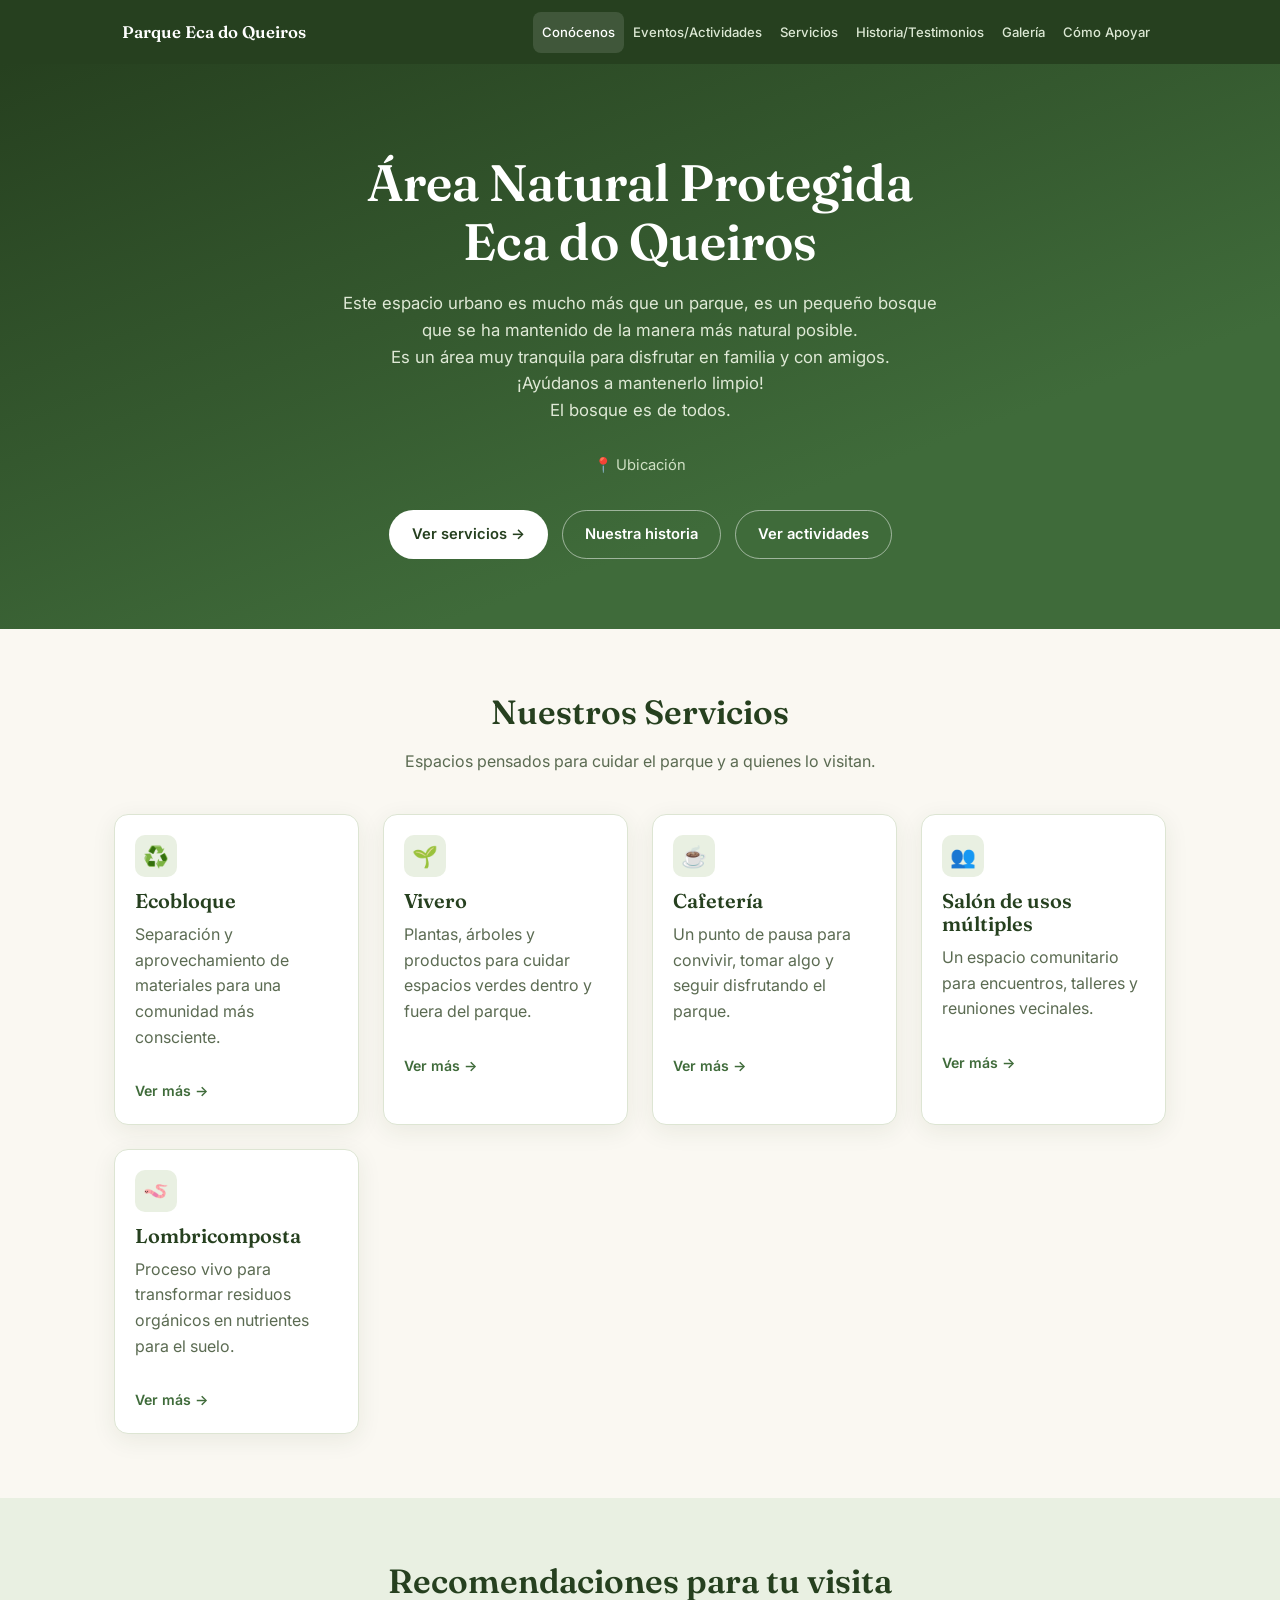
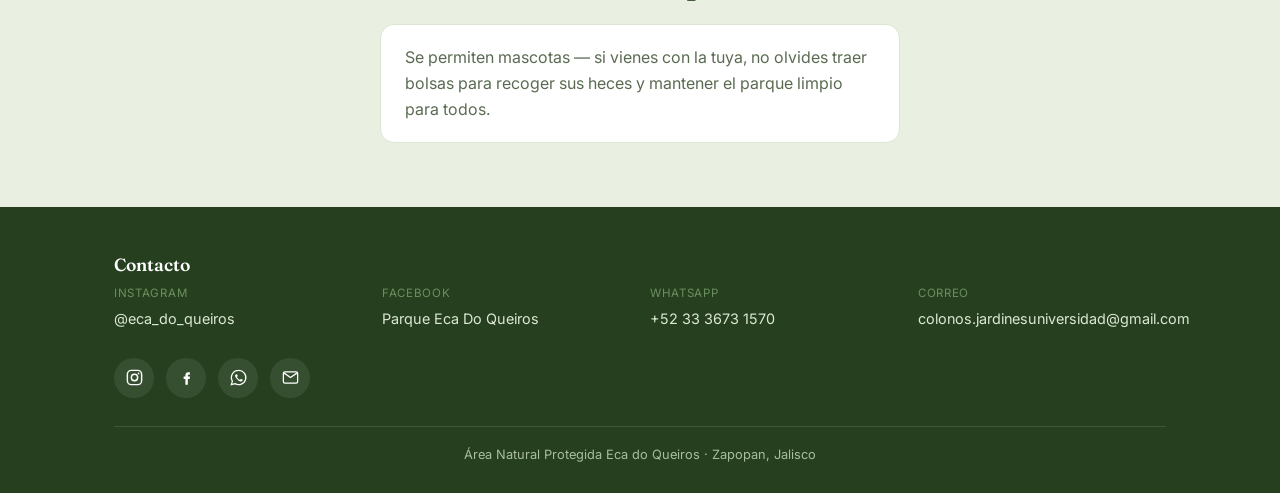
<file: index.html>
<!DOCTYPE html>
<html lang="es">
<head>
<meta charset="UTF-8">
<meta name="viewport" content="width=device-width, initial-scale=1.0">
<title>Área Natural Protegida Eca do Queiros</title>
<meta name="description" content="Área Natural Protegida Eca do Queiros — un espacio verde con servicios comunitarios en Zapopan.">
<link rel="preconnect" href="https://fonts.googleapis.com">
<link href="https://fonts.googleapis.com/css2?family=Fraunces:wght@500;600;700&family=Inter:wght@400;500;600;700&display=swap" rel="stylesheet">
<link rel="stylesheet" href="css/style.css">
</head>
<body>

<nav class="navbar">
  <div class="nav-inner">
    <a class="nav-brand" href="index.html">Parque Eca do Queiros</a>
    <button class="nav-toggle" aria-label="Abrir menú">☰</button>
    <ul class="nav-links">
      <li><a href="index.html" class="active">Conócenos</a></li>
      <li><a href="actividades.html">Eventos/Actividades</a></li>
      <li><a href="servicios.html">Servicios</a></li>
      <li><a href="historia.html">Historia/Testimonios</a></li>
      <li><a href="galeria.html">Galería</a></li>
      <li><a href="apoyar.html">Cómo Apoyar</a></li>
    </ul>
  </div>
</nav>

<header class="hero">
  <div class="container">
    <h1>Área Natural Protegida<br>Eca do Queiros</h1>
    <p class="lead">Este espacio urbano es mucho más que un parque, es un pequeño bosque que se ha mantenido de la manera más natural posible.<br>Es un área muy tranquila para disfrutar en familia y con amigos.<br>
¡Ayúdanos a mantenerlo limpio!<br>El bosque es de todos.</p>
    <a class="hero-location" href="https://maps.app.goo.gl/nnGeqrLx9f8CwiS48" target="_blank" rel="noopener">📍 Ubicación</a>
    <div class="hero-actions">
      <a class="btn btn-primary" href="servicios.html">Ver servicios →</a>
      <a class="btn btn-outline" href="historia.html">Nuestra historia</a>
      <a class="btn btn-outline" href="actividades.html">Ver actividades</a>
    </div>
  </div>
</header>

<section class="section">
  <div class="container">
    <div class="section-head">
      <h2>Nuestros Servicios</h2>
      <p>Espacios pensados para cuidar el parque y a quienes lo visitan.</p>
    </div>
  <div class="grid">
      <a class="card card-link" href="ecobloque.html">
        <div class="card-body">
          <div class="card-icon">♻️</div>
          <h3>Ecobloque</h3>
          <p>Separación y aprovechamiento de materiales para una comunidad más consciente.</p>
          <span class="card-more">Ver más →</span>
        </div>
      </a>
      <a class="card card-link" href="vivero.html">
        <div class="card-body">
          <div class="card-icon">🌱</div>
          <h3>Vivero</h3>
          <p>Plantas, árboles y productos para cuidar espacios verdes dentro y fuera del parque.</p>
          <span class="card-more">Ver más →</span>
        </div>
      </a>
      <a class="card card-link" href="cafeteria.html">
        <div class="card-body">
          <div class="card-icon">☕</div>
          <h3>Cafetería</h3>
          <p>Un punto de pausa para convivir, tomar algo y seguir disfrutando el parque.</p>
          <span class="card-more">Ver más →</span>
        </div>
      </a>
      <a class="card card-link" href="salon.html">
        <div class="card-body">
          <div class="card-icon">👥</div>
          <h3>Salón de usos múltiples</h3>
          <p>Un espacio comunitario para encuentros, talleres y reuniones vecinales.</p>
          <span class="card-more">Ver más →</span>
        </div>
      </a>
    <a class="card card-link" href="lombricomposta.html">
        <div class="card-body">
          <div class="card-icon">🪱</div>
          <h3>Lombricomposta</h3>
          <p>Proceso vivo para transformar residuos orgánicos en nutrientes para el suelo.</p>
          <span class="card-more">Ver más →</span>
        </div>
      </a>
    </div>
  </div>
</section>

  <!-- ===================== RECOMENDACIONES PARA TU VISITA ===================== -->
<section class="section section-alt">
  <div class="container" style="max-width:720px; text-align:center;">
    <h2>Recomendaciones para tu visita</h2>
    <div class="info-box" style="text-align:left; max-width:520px; margin:24px auto 0;">
      <p style="margin:0;">Se permiten mascotas — si vienes con la tuya, no olvides traer bolsas para recoger sus heces y mantener el parque limpio para todos.</p>
    </div>
  </div>
</section>
  
<footer>
  <div class="container">
    <h3>Contacto</h3>
    <div class="footer-grid">
      <div class="footer-item"><span class="label">Instagram</span>@eca_do_queiros</div>
      <div class="footer-item"><span class="label">Facebook</span>Parque Eca Do Queiros</div>
      <div class="footer-item"><span class="label">WhatsApp</span>+52 33 3673 1570</div>
      <div class="footer-item"><span class="label">Correo</span>colonos.jardinesuniversidad@gmail.com</div>
    </div>
    <div class="social-icons">
      <a href="https://instagram.com/eca_do_queiros" target="_blank" rel="noopener" aria-label="Instagram">
        <svg viewBox="0 0 24 24"><rect x="3" y="3" width="18" height="18" rx="5" fill="none" stroke="currentColor" stroke-width="1.8"/><circle cx="12" cy="12" r="4" fill="none" stroke="currentColor" stroke-width="1.8"/><circle cx="17.2" cy="6.8" r="1.1" fill="currentColor"/></svg>
      </a>
      <a href="https://facebook.com/ParqueEcaDoQueiros" target="_blank" rel="noopener" aria-label="Facebook">
        <svg viewBox="0 0 24 24"><path d="M14 8.5h2.2V5.3h-2.2c-2 0-3.4 1.4-3.4 3.6v1.9H8.4v3.1h2.2V21h3.1v-7.1h2.3l.4-3.1h-2.7V9.2c0-.5.3-.7.8-.7Z" fill="currentColor"/></svg>
      </a>
      <a href="https://wa.me/523336731570" target="_blank" rel="noopener" aria-label="WhatsApp">
        <svg viewBox="0 0 24 24"><path d="M12 3a9 9 0 0 0-7.7 13.6L3 21l4.6-1.3A9 9 0 1 0 12 3Z" fill="none" stroke="currentColor" stroke-width="1.6"/><path d="M8.7 8.4c.2-.5.4-.5.6-.5h.5c.2 0 .4 0 .5.4.2.5.6 1.5.6 1.6.1.1.1.3 0 .4-.1.2-.1.3-.3.4l-.4.5c-.1.2-.3.3-.1.6.2.3.7 1.1 1.5 1.8.9.8 1.6 1 1.9 1.2.3.1.4.1.6-.1l.6-.7c.2-.2.4-.2.6-.1l1.5.7c.2.1.3.1.4.3.1.2.1.9-.2 1.3-.3.5-1.3 1-1.9 1-.6 0-1.9-.3-3.6-1.7-2-1.7-3.2-3.7-3.4-4.3-.2-.6-.7-1.5-.2-2.6Z" fill="currentColor"/></svg>
      </a>
      <a href="mailto:colonos.jardinesuniversidad@gmail.com" aria-label="Correo">
        <svg viewBox="0 0 24 24"><rect x="3" y="5" width="18" height="14" rx="2" fill="none" stroke="currentColor" stroke-width="1.6"/><path d="M4 6.5 12 12l8-5.5" fill="none" stroke="currentColor" stroke-width="1.6"/></svg>
      </a>
    </div>
    <div class="footer-bottom">Área Natural Protegida Eca do Queiros · Zapopan, Jalisco</div>
  </div>
</footer>

<script src="js/main.js"></script>
</body>
</html>
</file>
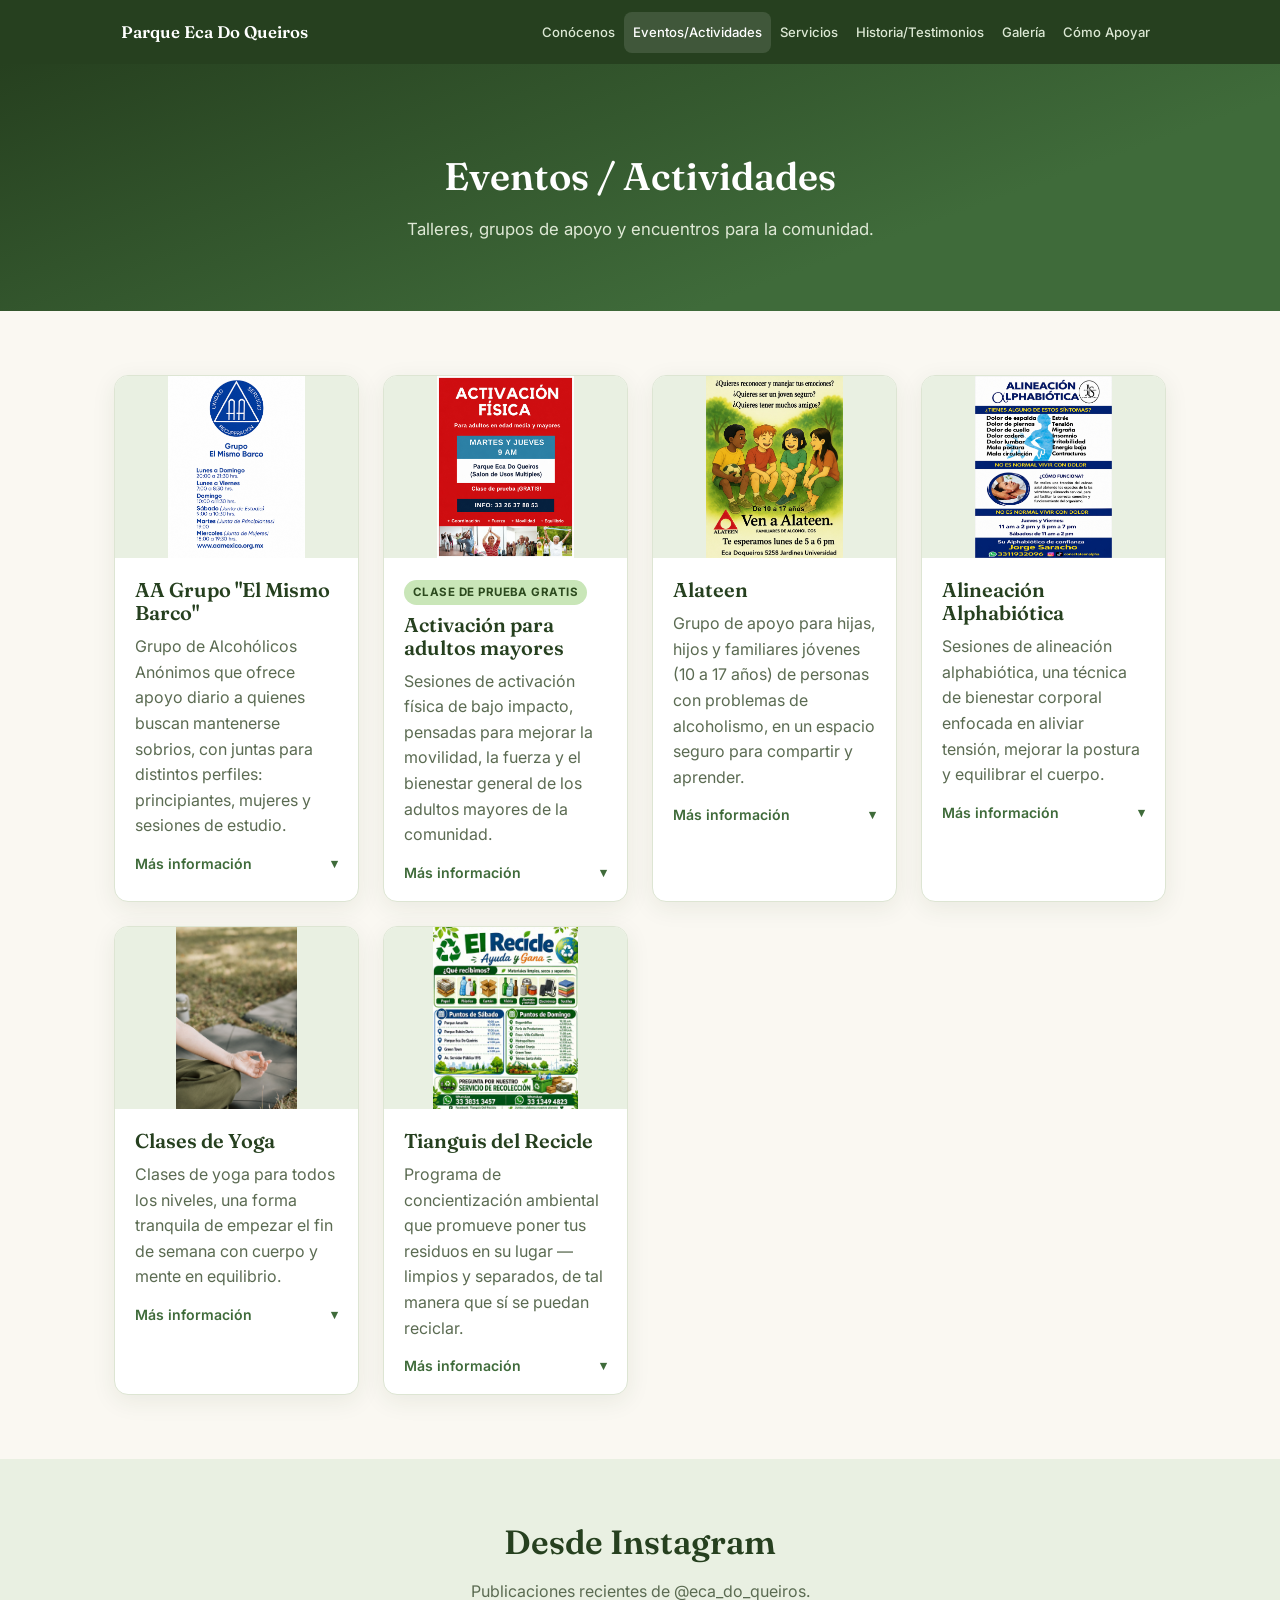
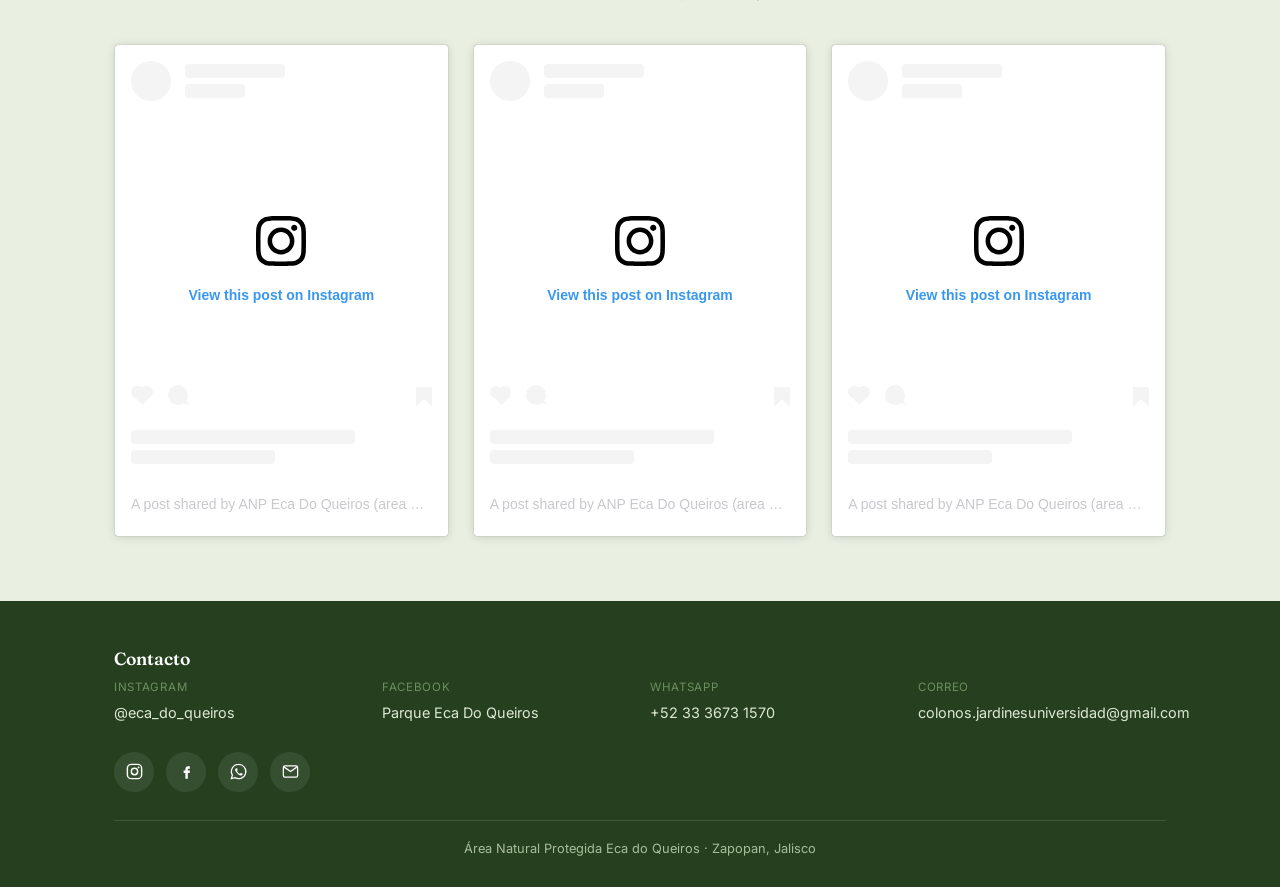
<file: actividades.html>
<!DOCTYPE html>
<html lang="es">
<head>
<meta charset="UTF-8">
<meta name="viewport" content="width=device-width, initial-scale=1.0">
<title>Actividades · Parque Eca do Queiros</title>
<link rel="preconnect" href="https://fonts.googleapis.com">
<link href="https://fonts.googleapis.com/css2?family=Fraunces:wght@500;600;700&family=Inter:wght@400;500;600;700&display=swap" rel="stylesheet">
<link rel="stylesheet" href="css/style.css">
</head>
<body>

<nav class="navbar">
  <div class="nav-inner">
    <a class="nav-brand" href="index.html">Parque Eca Do Queiros</a>
    <button class="nav-toggle" aria-label="Abrir menú">☰</button>
    <ul class="nav-links">
      <li><a href="index.html">Conócenos</a></li>
      <li><a href="actividades.html" class="active">Eventos/Actividades</a></li>
      <li><a href="servicios.html">Servicios</a></li>
      <li><a href="historia.html">Historia/Testimonios</a></li>
      <li><a href="galeria.html">Galería</a></li>
      <li><a href="apoyar.html">Cómo Apoyar</a></li>
    </ul>
  </div>
</nav>

<header class="hero" style="padding-bottom:40px;">
  <div class="container">
    <h1 style="font-size:2.4rem;">Eventos / Actividades</h1>
    <p class="lead">Talleres, grupos de apoyo y encuentros para la comunidad.</p>
  </div>
</header>

<section class="section">
  <div class="container">
    <div class="grid">

      <!-- AA GRUPO EL MISMO BARCO -->
      <div class="card">
        <img class="card-photo" src="img/aa.jpg" alt="Flyer AA">
        <div class="card-body">
          <h3>AA Grupo "El Mismo Barco"</h3>
          <p>Grupo de Alcohólicos Anónimos que ofrece apoyo diario a quienes buscan mantenerse sobrios, con juntas para distintos perfiles: principiantes, mujeres y sesiones de estudio.</p>

          <button class="card-toggle">Más información <span class="chevron">▾</span></button>
          <div class="card-details">
            <div class="card-details-inner">
              <p style="margin-bottom:10px;"><strong>Horarios:</strong></p>
              <ul class="schedule-list">
                <li><span>Lunes a domingo</span><span class="price">8:00 pm – 9:30 pm</span></li>
                <li><span>Lunes a viernes</span><span class="price">7:00 am – 8:30 am</span></li>
                <li><span>Martes<br>(junta de principiantes)</span><span class="price">7:00 pm</span></li>
                <li><span>Miércoles<br>(junta de mujeres)</span><span class="price">6:00 pm – 7:30 pm</span></li>
                <li><span>Sábados<br>(junta de estudio)</span><span class="price">9:00 am – 10:30 am</span></li>
                <li><span>Domingos</span><span class="price">10:00 am – 11:30 am</span></li>
              </ul>
              <p style="margin-bottom:10px;"><strong>Dónde:</strong> Salón de usos múltiples</p>
            </div>
          </div>
        </div>
      </div>

      <!-- ACTIVACIÓN PARA ADULTOS MAYORES -->
      <div class="card">
        <img class="card-photo" src="img/activacion.jpg" alt="Flyer activacion">
        <div class="card-body">
          <span class="pending-tag" style="background:#c9e6b8; color:#2c4a1e;">Clase de prueba gratis</span>
          <h3>Activación para adultos mayores</h3>
          <p>Sesiones de activación física de bajo impacto, pensadas para mejorar la movilidad, la fuerza y el bienestar general de los adultos mayores de la comunidad.</p>

          <button class="card-toggle">Más información <span class="chevron">▾</span></button>
          <div class="card-details">
            <div class="card-details-inner">
              <p style="margin-bottom:10px;"><strong>Horario:</strong></p>
              <ul class="schedule-list">
                <li><span>Martes y jueves</span><span class="price">9:00 am</span></li>
              </ul>
              <p style="margin-bottom:10px;"><strong>Dónde:</strong> Área abierta del parque</p>
              <p style="margin:0;"><strong>Más información:</strong><br>
              WhatsApp: <a href="https://wa.me/523326378853" target="_blank" rel="noopener">33 2637 8853</a></p>
            </div>
          </div>
        </div>
      </div>

      <!-- ALATEEN -->
      <div class="card">
        <img class="card-photo" src="img/alateen.jpg" alt="Flyer alateen">
        <div class="card-body">
          <h3>Alateen</h3>
          <p>Grupo de apoyo para hijas, hijos y familiares jóvenes (10 a 17 años) de personas con problemas de alcoholismo, en un espacio seguro para compartir y aprender.</p>

          <button class="card-toggle">Más información <span class="chevron">▾</span></button>
          <div class="card-details">
            <div class="card-details-inner">
              <p style="margin-bottom:10px;"><strong>Horario:</strong></p>
              <ul class="schedule-list">
                 <li><span>Lunes</span><span class="price">5:00 pm – 6:00 pm</span></li>
              </ul>
              <p style="margin-bottom:10px;"><strong>Dónde:</strong> Salón de usos múltiples</p>
              <p style="margin:0;"><strong>Dirigido a:</strong> Familiares de personas alcohólicas, de 10 a 17 años.</p>
            </div>
          </div>
        </div>
      </div>

      <!-- ALINEACIÓN ALPHABIÓTICA -->
      <div class="card">
        <img class="card-photo" src="img/alineacion.jpg" alt="Alineacion alphabiotica">
        <div class="card-body">
          <h3>Alineación Alphabiótica</h3>
          <p>Sesiones de alineación alphabiótica, una técnica de bienestar corporal enfocada en aliviar tensión, mejorar la postura y equilibrar el cuerpo.</p>

          <button class="card-toggle">Más información <span class="chevron">▾</span></button>
          <div class="card-details">
            <div class="card-details-inner">
               <p style="margin-bottom:10px;"><strong>Horarios:</strong></p>
              <ul class="schedule-list">
                <li><span>Jueves y viernes</span><span class="price">11:00 am – 2:00 pm</span></li>
                <li><span>Jueves y viernes</span><span class="price">5:00 pm – 7:00 pm</span></li>
                <li><span>Sábados</span><span class="price">11:00 am – 2:00 pm</span></li>
              </ul>
              <p style="margin-bottom:10px;"><strong>Dónde:</strong> Salón de usos múltiples</p>
            </div>
          </div>
        </div>
      </div>

      <!-- YOGA -->
      <div class="card">
        <img class="card-photo" src="img/yoga.jpg" alt="Clase de yoga">
        <div class="card-body">
          <h3>Clases de Yoga</h3>
          <p>Clases de yoga para todos los niveles, una forma tranquila de empezar el fin de semana con cuerpo y mente en equilibrio.</p>

          <button class="card-toggle">Más información <span class="chevron">▾</span></button>
          <div class="card-details">
            <div class="card-details-inner">
              <p style="margin-bottom:10px;"><strong>Horario:</strong></p>
              <ul class="schedule-list">
                 <li><span>Sábados</span><span class="price">8:00 am – 9:00 am</span></li>
              </ul>
              <p style="margin:0;"><strong>Dónde:</strong> Área abierta del parque</p>
              <p style="margin:0;"><strong>Más información:</strong><br>
              WhatsApp: <a href="https://wa.me/523336731570" target="_blank" rel="noopener">+52 33 3673 1570</a></p>
            </div>
          </div>
        </div>
      </div>

      <!-- TIANGUIS DEL RECICLE -->
      <div class="card">
        <img class="card-photo" src="img/tianguis.jpg" alt="Flyer tianguis">
        <div class="card-body">
          <h3>Tianguis del Recicle</h3>
          <p>Programa de concientización ambiental que promueve poner tus residuos en su lugar — limpios y separados, de tal manera que sí se puedan reciclar.</p>

          <button class="card-toggle">Más información <span class="chevron">▾</span></button>
          <div class="card-details">
            <div class="card-details-inner">
              <p style="margin-bottom:10px;"><strong>Horario:</strong></p>
              <ul class="schedule-list">
                 <li><span>Sábados</span><span class="price">11:00 am – 1:00 pm</span></li>
              </ul>
              <p style="margin:0;"><strong>Dónde:</strong> Enfrente del ecobloque</p>
            </div>
          </div>
        </div>
      </div>

    </div>
  </div>
</section>

<!-- ===================== INSTAGRAM EMBEBIDO ===================== -->
<section class="section section-alt">
  <div class="container">
    <div class="section-head">
      <h2>Desde Instagram</h2>
      <p>Publicaciones recientes de @eca_do_queiros.</p>
    </div>

    <div class="grid" style="grid-template-columns: repeat(auto-fit, minmax(280px, 1fr)); align-items:start;">
      <div style="display:flex; justify-content:center;">
<blockquote class="instagram-media" data-instgrm-captioned data-instgrm-permalink="https://www.instagram.com/p/DbtnmydgW6K/?utm_source=ig_embed&amp;utm_campaign=loading" data-instgrm-version="14" style=" background:#FFF; border:0; border-radius:3px; box-shadow:0 0 1px 0 rgba(0,0,0,0.5),0 1px 10px 0 rgba(0,0,0,0.15); margin: 1px; max-width:540px; min-width:326px; padding:0; width:99.375%; width:-webkit-calc(100% - 2px); width:calc(100% - 2px);"><div style="padding:16px;"> <a href="https://www.instagram.com/p/DbtnmydgW6K/?utm_source=ig_embed&amp;utm_campaign=loading" style=" background:#FFFFFF; line-height:0; padding:0 0; text-align:center; text-decoration:none; width:100%;" target="_blank"> <div style=" display: flex; flex-direction: row; align-items: center;"> <div style="background-color: #F4F4F4; border-radius: 50%; flex-grow: 0; height: 40px; margin-right: 14px; width: 40px;"></div> <div style="display: flex; flex-direction: column; flex-grow: 1; justify-content: center;"> <div style=" background-color: #F4F4F4; border-radius: 4px; flex-grow: 0; height: 14px; margin-bottom: 6px; width: 100px;"></div> <div style=" background-color: #F4F4F4; border-radius: 4px; flex-grow: 0; height: 14px; width: 60px;"></div></div></div><div style="padding: 19% 0;"></div> <div style="display:block; height:50px; margin:0 auto 12px; width:50px;"><svg width="50px" height="50px" viewBox="0 0 60 60" version="1.1" xmlns="https://www.w3.org/2000/svg" xmlns:xlink="https://www.w3.org/1999/xlink"><g stroke="none" stroke-width="1" fill="none" fill-rule="evenodd"><g transform="translate(-511.000000, -20.000000)" fill="#000000"><g><path d="M556.869,30.41 C554.814,30.41 553.148,32.076 553.148,34.131 C553.148,36.186 554.814,37.852 556.869,37.852 C558.924,37.852 560.59,36.186 560.59,34.131 C560.59,32.076 558.924,30.41 556.869,30.41 M541,60.657 C535.114,60.657 530.342,55.887 530.342,50 C530.342,44.114 535.114,39.342 541,39.342 C546.887,39.342 551.658,44.114 551.658,50 C551.658,55.887 546.887,60.657 541,60.657 M541,33.886 C532.1,33.886 524.886,41.1 524.886,50 C524.886,58.899 532.1,66.113 541,66.113 C549.9,66.113 557.115,58.899 557.115,50 C557.115,41.1 549.9,33.886 541,33.886 M565.378,62.101 C565.244,65.022 564.756,66.606 564.346,67.663 C563.803,69.06 563.154,70.057 562.106,71.106 C561.058,72.155 560.06,72.803 558.662,73.347 C557.607,73.757 556.021,74.244 553.102,74.378 C549.944,74.521 548.997,74.552 541,74.552 C533.003,74.552 532.056,74.521 528.898,74.378 C525.979,74.244 524.393,73.757 523.338,73.347 C521.94,72.803 520.942,72.155 519.894,71.106 C518.846,70.057 518.197,69.06 517.654,67.663 C517.244,66.606 516.755,65.022 516.623,62.101 C516.479,58.943 516.448,57.996 516.448,50 C516.448,42.003 516.479,41.056 516.623,37.899 C516.755,34.978 517.244,33.391 517.654,32.338 C518.197,30.938 518.846,29.942 519.894,28.894 C520.942,27.846 521.94,27.196 523.338,26.654 C524.393,26.244 525.979,25.756 528.898,25.623 C532.057,25.479 533.004,25.448 541,25.448 C548.997,25.448 549.943,25.479 553.102,25.623 C556.021,25.756 557.607,26.244 558.662,26.654 C560.06,27.196 561.058,27.846 562.106,28.894 C563.154,29.942 563.803,30.938 564.346,32.338 C564.756,33.391 565.244,34.978 565.378,37.899 C565.522,41.056 565.552,42.003 565.552,50 C565.552,57.996 565.522,58.943 565.378,62.101 M570.82,37.631 C570.674,34.438 570.167,32.258 569.425,30.349 C568.659,28.377 567.633,26.702 565.965,25.035 C564.297,23.368 562.623,22.342 560.652,21.575 C558.743,20.834 556.562,20.326 553.369,20.18 C550.169,20.033 549.148,20 541,20 C532.853,20 531.831,20.033 528.631,20.18 C525.438,20.326 523.257,20.834 521.349,21.575 C519.376,22.342 517.703,23.368 516.035,25.035 C514.368,26.702 513.342,28.377 512.574,30.349 C511.834,32.258 511.326,34.438 511.181,37.631 C511.035,40.831 511,41.851 511,50 C511,58.147 511.035,59.17 511.181,62.369 C511.326,65.562 511.834,67.743 512.574,69.651 C513.342,71.625 514.368,73.296 516.035,74.965 C517.703,76.634 519.376,77.658 521.349,78.425 C523.257,79.167 525.438,79.673 528.631,79.82 C531.831,79.965 532.853,80.001 541,80.001 C549.148,80.001 550.169,79.965 553.369,79.82 C556.562,79.673 558.743,79.167 560.652,78.425 C562.623,77.658 564.297,76.634 565.965,74.965 C567.633,73.296 568.659,71.625 569.425,69.651 C570.167,67.743 570.674,65.562 570.82,62.369 C570.966,59.17 571,58.147 571,50 C571,41.851 570.966,40.831 570.82,37.631"></path></g></g></g></svg></div><div style="padding-top: 8px;"> <div style=" color:#3897f0; font-family:Arial,sans-serif; font-size:14px; font-style:normal; font-weight:550; line-height:18px;">View this post on Instagram</div></div><div style="padding: 12.5% 0;"></div> <div style="display: flex; flex-direction: row; margin-bottom: 14px; align-items: center;"><div> <div style="background-color: #F4F4F4; border-radius: 50%; height: 12.5px; width: 12.5px; transform: translateX(0px) translateY(7px);"></div> <div style="background-color: #F4F4F4; height: 12.5px; transform: rotate(-45deg) translateX(3px) translateY(1px); width: 12.5px; flex-grow: 0; margin-right: 14px; margin-left: 2px;"></div> <div style="background-color: #F4F4F4; border-radius: 50%; height: 12.5px; width: 12.5px; transform: translateX(9px) translateY(-18px);"></div></div><div style="margin-left: 8px;"> <div style=" background-color: #F4F4F4; border-radius: 50%; flex-grow: 0; height: 20px; width: 20px;"></div> <div style=" width: 0; height: 0; border-top: 2px solid transparent; border-left: 6px solid #f4f4f4; border-bottom: 2px solid transparent; transform: translateX(16px) translateY(-4px) rotate(30deg)"></div></div><div style="margin-left: auto;"> <div style=" width: 0px; border-top: 8px solid #F4F4F4; border-right: 8px solid transparent; transform: translateY(16px);"></div> <div style=" background-color: #F4F4F4; flex-grow: 0; height: 12px; width: 16px; transform: translateY(-4px);"></div> <div style=" width: 0; height: 0; border-top: 8px solid #F4F4F4; border-left: 8px solid transparent; transform: translateY(-4px) translateX(8px);"></div></div></div> <div style="display: flex; flex-direction: column; flex-grow: 1; justify-content: center; margin-bottom: 24px;"> <div style=" background-color: #F4F4F4; border-radius: 4px; flex-grow: 0; height: 14px; margin-bottom: 6px; width: 224px;"></div> <div style=" background-color: #F4F4F4; border-radius: 4px; flex-grow: 0; height: 14px; width: 144px;"></div></div></a><p style=" color:#c9c8cd; font-family:Arial,sans-serif; font-size:14px; line-height:17px; margin-bottom:0; margin-top:8px; overflow:hidden; padding:8px 0 7px; text-align:center; text-overflow:ellipsis; white-space:nowrap;"><a href="https://www.instagram.com/p/DbtnmydgW6K/?utm_source=ig_embed&amp;utm_campaign=loading" style=" color:#c9c8cd; font-family:Arial,sans-serif; font-size:14px; font-style:normal; font-weight:normal; line-height:17px; text-decoration:none;" target="_blank">A post shared by ANP Eca Do Queiros (area natural protegida) (@eca_do_queiros)</a></p></div></blockquote>
      </div>
      <div style="display:flex; justify-content:center;">
<blockquote class="instagram-media" data-instgrm-captioned data-instgrm-permalink="https://www.instagram.com/p/DbtwOq4oL5b/?utm_source=ig_embed&amp;utm_campaign=loading" data-instgrm-version="14" style=" background:#FFF; border:0; border-radius:3px; box-shadow:0 0 1px 0 rgba(0,0,0,0.5),0 1px 10px 0 rgba(0,0,0,0.15); margin: 1px; max-width:540px; min-width:326px; padding:0; width:99.375%; width:-webkit-calc(100% - 2px); width:calc(100% - 2px);"><div style="padding:16px;"> <a href="https://www.instagram.com/p/DbtwOq4oL5b/?utm_source=ig_embed&amp;utm_campaign=loading" style=" background:#FFFFFF; line-height:0; padding:0 0; text-align:center; text-decoration:none; width:100%;" target="_blank"> <div style=" display: flex; flex-direction: row; align-items: center;"> <div style="background-color: #F4F4F4; border-radius: 50%; flex-grow: 0; height: 40px; margin-right: 14px; width: 40px;"></div> <div style="display: flex; flex-direction: column; flex-grow: 1; justify-content: center;"> <div style=" background-color: #F4F4F4; border-radius: 4px; flex-grow: 0; height: 14px; margin-bottom: 6px; width: 100px;"></div> <div style=" background-color: #F4F4F4; border-radius: 4px; flex-grow: 0; height: 14px; width: 60px;"></div></div></div><div style="padding: 19% 0;"></div> <div style="display:block; height:50px; margin:0 auto 12px; width:50px;"><svg width="50px" height="50px" viewBox="0 0 60 60" version="1.1" xmlns="https://www.w3.org/2000/svg" xmlns:xlink="https://www.w3.org/1999/xlink"><g stroke="none" stroke-width="1" fill="none" fill-rule="evenodd"><g transform="translate(-511.000000, -20.000000)" fill="#000000"><g><path d="M556.869,30.41 C554.814,30.41 553.148,32.076 553.148,34.131 C553.148,36.186 554.814,37.852 556.869,37.852 C558.924,37.852 560.59,36.186 560.59,34.131 C560.59,32.076 558.924,30.41 556.869,30.41 M541,60.657 C535.114,60.657 530.342,55.887 530.342,50 C530.342,44.114 535.114,39.342 541,39.342 C546.887,39.342 551.658,44.114 551.658,50 C551.658,55.887 546.887,60.657 541,60.657 M541,33.886 C532.1,33.886 524.886,41.1 524.886,50 C524.886,58.899 532.1,66.113 541,66.113 C549.9,66.113 557.115,58.899 557.115,50 C557.115,41.1 549.9,33.886 541,33.886 M565.378,62.101 C565.244,65.022 564.756,66.606 564.346,67.663 C563.803,69.06 563.154,70.057 562.106,71.106 C561.058,72.155 560.06,72.803 558.662,73.347 C557.607,73.757 556.021,74.244 553.102,74.378 C549.944,74.521 548.997,74.552 541,74.552 C533.003,74.552 532.056,74.521 528.898,74.378 C525.979,74.244 524.393,73.757 523.338,73.347 C521.94,72.803 520.942,72.155 519.894,71.106 C518.846,70.057 518.197,69.06 517.654,67.663 C517.244,66.606 516.755,65.022 516.623,62.101 C516.479,58.943 516.448,57.996 516.448,50 C516.448,42.003 516.479,41.056 516.623,37.899 C516.755,34.978 517.244,33.391 517.654,32.338 C518.197,30.938 518.846,29.942 519.894,28.894 C520.942,27.846 521.94,27.196 523.338,26.654 C524.393,26.244 525.979,25.756 528.898,25.623 C532.057,25.479 533.004,25.448 541,25.448 C548.997,25.448 549.943,25.479 553.102,25.623 C556.021,25.756 557.607,26.244 558.662,26.654 C560.06,27.196 561.058,27.846 562.106,28.894 C563.154,29.942 563.803,30.938 564.346,32.338 C564.756,33.391 565.244,34.978 565.378,37.899 C565.522,41.056 565.552,42.003 565.552,50 C565.552,57.996 565.522,58.943 565.378,62.101 M570.82,37.631 C570.674,34.438 570.167,32.258 569.425,30.349 C568.659,28.377 567.633,26.702 565.965,25.035 C564.297,23.368 562.623,22.342 560.652,21.575 C558.743,20.834 556.562,20.326 553.369,20.18 C550.169,20.033 549.148,20 541,20 C532.853,20 531.831,20.033 528.631,20.18 C525.438,20.326 523.257,20.834 521.349,21.575 C519.376,22.342 517.703,23.368 516.035,25.035 C514.368,26.702 513.342,28.377 512.574,30.349 C511.834,32.258 511.326,34.438 511.181,37.631 C511.035,40.831 511,41.851 511,50 C511,58.147 511.035,59.17 511.181,62.369 C511.326,65.562 511.834,67.743 512.574,69.651 C513.342,71.625 514.368,73.296 516.035,74.965 C517.703,76.634 519.376,77.658 521.349,78.425 C523.257,79.167 525.438,79.673 528.631,79.82 C531.831,79.965 532.853,80.001 541,80.001 C549.148,80.001 550.169,79.965 553.369,79.82 C556.562,79.673 558.743,79.167 560.652,78.425 C562.623,77.658 564.297,76.634 565.965,74.965 C567.633,73.296 568.659,71.625 569.425,69.651 C570.167,67.743 570.674,65.562 570.82,62.369 C570.966,59.17 571,58.147 571,50 C571,41.851 570.966,40.831 570.82,37.631"></path></g></g></g></svg></div><div style="padding-top: 8px;"> <div style=" color:#3897f0; font-family:Arial,sans-serif; font-size:14px; font-style:normal; font-weight:550; line-height:18px;">View this post on Instagram</div></div><div style="padding: 12.5% 0;"></div> <div style="display: flex; flex-direction: row; margin-bottom: 14px; align-items: center;"><div> <div style="background-color: #F4F4F4; border-radius: 50%; height: 12.5px; width: 12.5px; transform: translateX(0px) translateY(7px);"></div> <div style="background-color: #F4F4F4; height: 12.5px; transform: rotate(-45deg) translateX(3px) translateY(1px); width: 12.5px; flex-grow: 0; margin-right: 14px; margin-left: 2px;"></div> <div style="background-color: #F4F4F4; border-radius: 50%; height: 12.5px; width: 12.5px; transform: translateX(9px) translateY(-18px);"></div></div><div style="margin-left: 8px;"> <div style=" background-color: #F4F4F4; border-radius: 50%; flex-grow: 0; height: 20px; width: 20px;"></div> <div style=" width: 0; height: 0; border-top: 2px solid transparent; border-left: 6px solid #f4f4f4; border-bottom: 2px solid transparent; transform: translateX(16px) translateY(-4px) rotate(30deg)"></div></div><div style="margin-left: auto;"> <div style=" width: 0px; border-top: 8px solid #F4F4F4; border-right: 8px solid transparent; transform: translateY(16px);"></div> <div style=" background-color: #F4F4F4; flex-grow: 0; height: 12px; width: 16px; transform: translateY(-4px);"></div> <div style=" width: 0; height: 0; border-top: 8px solid #F4F4F4; border-left: 8px solid transparent; transform: translateY(-4px) translateX(8px);"></div></div></div> <div style="display: flex; flex-direction: column; flex-grow: 1; justify-content: center; margin-bottom: 24px;"> <div style=" background-color: #F4F4F4; border-radius: 4px; flex-grow: 0; height: 14px; margin-bottom: 6px; width: 224px;"></div> <div style=" background-color: #F4F4F4; border-radius: 4px; flex-grow: 0; height: 14px; width: 144px;"></div></div></a><p style=" color:#c9c8cd; font-family:Arial,sans-serif; font-size:14px; line-height:17px; margin-bottom:0; margin-top:8px; overflow:hidden; padding:8px 0 7px; text-align:center; text-overflow:ellipsis; white-space:nowrap;"><a href="https://www.instagram.com/p/DbtwOq4oL5b/?utm_source=ig_embed&amp;utm_campaign=loading" style=" color:#c9c8cd; font-family:Arial,sans-serif; font-size:14px; font-style:normal; font-weight:normal; line-height:17px; text-decoration:none;" target="_blank">A post shared by ANP Eca Do Queiros (area natural protegida) (@eca_do_queiros)</a></p></div></blockquote>
      </div>
      <div style="display:flex; justify-content:center;">
<blockquote class="instagram-media" data-instgrm-captioned data-instgrm-permalink="https://www.instagram.com/p/DbtwYwXIEfz/?utm_source=ig_embed&amp;utm_campaign=loading" data-instgrm-version="14" style=" background:#FFF; border:0; border-radius:3px; box-shadow:0 0 1px 0 rgba(0,0,0,0.5),0 1px 10px 0 rgba(0,0,0,0.15); margin: 1px; max-width:540px; min-width:326px; padding:0; width:99.375%; width:-webkit-calc(100% - 2px); width:calc(100% - 2px);"><div style="padding:16px;"> <a href="https://www.instagram.com/p/DbtwYwXIEfz/?utm_source=ig_embed&amp;utm_campaign=loading" style=" background:#FFFFFF; line-height:0; padding:0 0; text-align:center; text-decoration:none; width:100%;" target="_blank"> <div style=" display: flex; flex-direction: row; align-items: center;"> <div style="background-color: #F4F4F4; border-radius: 50%; flex-grow: 0; height: 40px; margin-right: 14px; width: 40px;"></div> <div style="display: flex; flex-direction: column; flex-grow: 1; justify-content: center;"> <div style=" background-color: #F4F4F4; border-radius: 4px; flex-grow: 0; height: 14px; margin-bottom: 6px; width: 100px;"></div> <div style=" background-color: #F4F4F4; border-radius: 4px; flex-grow: 0; height: 14px; width: 60px;"></div></div></div><div style="padding: 19% 0;"></div> <div style="display:block; height:50px; margin:0 auto 12px; width:50px;"><svg width="50px" height="50px" viewBox="0 0 60 60" version="1.1" xmlns="https://www.w3.org/2000/svg" xmlns:xlink="https://www.w3.org/1999/xlink"><g stroke="none" stroke-width="1" fill="none" fill-rule="evenodd"><g transform="translate(-511.000000, -20.000000)" fill="#000000"><g><path d="M556.869,30.41 C554.814,30.41 553.148,32.076 553.148,34.131 C553.148,36.186 554.814,37.852 556.869,37.852 C558.924,37.852 560.59,36.186 560.59,34.131 C560.59,32.076 558.924,30.41 556.869,30.41 M541,60.657 C535.114,60.657 530.342,55.887 530.342,50 C530.342,44.114 535.114,39.342 541,39.342 C546.887,39.342 551.658,44.114 551.658,50 C551.658,55.887 546.887,60.657 541,60.657 M541,33.886 C532.1,33.886 524.886,41.1 524.886,50 C524.886,58.899 532.1,66.113 541,66.113 C549.9,66.113 557.115,58.899 557.115,50 C557.115,41.1 549.9,33.886 541,33.886 M565.378,62.101 C565.244,65.022 564.756,66.606 564.346,67.663 C563.803,69.06 563.154,70.057 562.106,71.106 C561.058,72.155 560.06,72.803 558.662,73.347 C557.607,73.757 556.021,74.244 553.102,74.378 C549.944,74.521 548.997,74.552 541,74.552 C533.003,74.552 532.056,74.521 528.898,74.378 C525.979,74.244 524.393,73.757 523.338,73.347 C521.94,72.803 520.942,72.155 519.894,71.106 C518.846,70.057 518.197,69.06 517.654,67.663 C517.244,66.606 516.755,65.022 516.623,62.101 C516.479,58.943 516.448,57.996 516.448,50 C516.448,42.003 516.479,41.056 516.623,37.899 C516.755,34.978 517.244,33.391 517.654,32.338 C518.197,30.938 518.846,29.942 519.894,28.894 C520.942,27.846 521.94,27.196 523.338,26.654 C524.393,26.244 525.979,25.756 528.898,25.623 C532.057,25.479 533.004,25.448 541,25.448 C548.997,25.448 549.943,25.479 553.102,25.623 C556.021,25.756 557.607,26.244 558.662,26.654 C560.06,27.196 561.058,27.846 562.106,28.894 C563.154,29.942 563.803,30.938 564.346,32.338 C564.756,33.391 565.244,34.978 565.378,37.899 C565.522,41.056 565.552,42.003 565.552,50 C565.552,57.996 565.522,58.943 565.378,62.101 M570.82,37.631 C570.674,34.438 570.167,32.258 569.425,30.349 C568.659,28.377 567.633,26.702 565.965,25.035 C564.297,23.368 562.623,22.342 560.652,21.575 C558.743,20.834 556.562,20.326 553.369,20.18 C550.169,20.033 549.148,20 541,20 C532.853,20 531.831,20.033 528.631,20.18 C525.438,20.326 523.257,20.834 521.349,21.575 C519.376,22.342 517.703,23.368 516.035,25.035 C514.368,26.702 513.342,28.377 512.574,30.349 C511.834,32.258 511.326,34.438 511.181,37.631 C511.035,40.831 511,41.851 511,50 C511,58.147 511.035,59.17 511.181,62.369 C511.326,65.562 511.834,67.743 512.574,69.651 C513.342,71.625 514.368,73.296 516.035,74.965 C517.703,76.634 519.376,77.658 521.349,78.425 C523.257,79.167 525.438,79.673 528.631,79.82 C531.831,79.965 532.853,80.001 541,80.001 C549.148,80.001 550.169,79.965 553.369,79.82 C556.562,79.673 558.743,79.167 560.652,78.425 C562.623,77.658 564.297,76.634 565.965,74.965 C567.633,73.296 568.659,71.625 569.425,69.651 C570.167,67.743 570.674,65.562 570.82,62.369 C570.966,59.17 571,58.147 571,50 C571,41.851 570.966,40.831 570.82,37.631"></path></g></g></g></svg></div><div style="padding-top: 8px;"> <div style=" color:#3897f0; font-family:Arial,sans-serif; font-size:14px; font-style:normal; font-weight:550; line-height:18px;">View this post on Instagram</div></div><div style="padding: 12.5% 0;"></div> <div style="display: flex; flex-direction: row; margin-bottom: 14px; align-items: center;"><div> <div style="background-color: #F4F4F4; border-radius: 50%; height: 12.5px; width: 12.5px; transform: translateX(0px) translateY(7px);"></div> <div style="background-color: #F4F4F4; height: 12.5px; transform: rotate(-45deg) translateX(3px) translateY(1px); width: 12.5px; flex-grow: 0; margin-right: 14px; margin-left: 2px;"></div> <div style="background-color: #F4F4F4; border-radius: 50%; height: 12.5px; width: 12.5px; transform: translateX(9px) translateY(-18px);"></div></div><div style="margin-left: 8px;"> <div style=" background-color: #F4F4F4; border-radius: 50%; flex-grow: 0; height: 20px; width: 20px;"></div> <div style=" width: 0; height: 0; border-top: 2px solid transparent; border-left: 6px solid #f4f4f4; border-bottom: 2px solid transparent; transform: translateX(16px) translateY(-4px) rotate(30deg)"></div></div><div style="margin-left: auto;"> <div style=" width: 0px; border-top: 8px solid #F4F4F4; border-right: 8px solid transparent; transform: translateY(16px);"></div> <div style=" background-color: #F4F4F4; flex-grow: 0; height: 12px; width: 16px; transform: translateY(-4px);"></div> <div style=" width: 0; height: 0; border-top: 8px solid #F4F4F4; border-left: 8px solid transparent; transform: translateY(-4px) translateX(8px);"></div></div></div> <div style="display: flex; flex-direction: column; flex-grow: 1; justify-content: center; margin-bottom: 24px;"> <div style=" background-color: #F4F4F4; border-radius: 4px; flex-grow: 0; height: 14px; margin-bottom: 6px; width: 224px;"></div> <div style=" background-color: #F4F4F4; border-radius: 4px; flex-grow: 0; height: 14px; width: 144px;"></div></div></a><p style=" color:#c9c8cd; font-family:Arial,sans-serif; font-size:14px; line-height:17px; margin-bottom:0; margin-top:8px; overflow:hidden; padding:8px 0 7px; text-align:center; text-overflow:ellipsis; white-space:nowrap;"><a href="https://www.instagram.com/p/DbtwYwXIEfz/?utm_source=ig_embed&amp;utm_campaign=loading" style=" color:#c9c8cd; font-family:Arial,sans-serif; font-size:14px; font-style:normal; font-weight:normal; line-height:17px; text-decoration:none;" target="_blank">A post shared by ANP Eca Do Queiros (area natural protegida) (@eca_do_queiros)</a></p></div></blockquote>
      </div>
    </div>

    <script async src="https://www.instagram.com/embed.js"></script>
  </div>
</section>


<footer>
  <div class="container">
    <h3>Contacto</h3>
    <div class="footer-grid">
      <div class="footer-item"><span class="label">Instagram</span>@eca_do_queiros</div>
      <div class="footer-item"><span class="label">Facebook</span>Parque Eca Do Queiros</div>
      <div class="footer-item"><span class="label">WhatsApp</span>+52 33 3673 1570</div>
      <div class="footer-item"><span class="label">Correo</span>colonos.jardinesuniversidad@gmail.com</div>
    </div>
    <div class="social-icons">
      <a href="https://instagram.com/eca_do_queiros" target="_blank" rel="noopener" aria-label="Instagram">
        <svg viewBox="0 0 24 24"><rect x="3" y="3" width="18" height="18" rx="5" fill="none" stroke="currentColor" stroke-width="1.8"/><circle cx="12" cy="12" r="4" fill="none" stroke="currentColor" stroke-width="1.8"/><circle cx="17.2" cy="6.8" r="1.1" fill="currentColor"/></svg>
      </a>
      <a href="https://facebook.com/ParqueEcaDoQueiros" target="_blank" rel="noopener" aria-label="Facebook">
        <svg viewBox="0 0 24 24"><path d="M14 8.5h2.2V5.3h-2.2c-2 0-3.4 1.4-3.4 3.6v1.9H8.4v3.1h2.2V21h3.1v-7.1h2.3l.4-3.1h-2.7V9.2c0-.5.3-.7.8-.7Z" fill="currentColor"/></svg>
      </a>
      <a href="https://wa.me/523336731570" target="_blank" rel="noopener" aria-label="WhatsApp">
        <svg viewBox="0 0 24 24"><path d="M12 3a9 9 0 0 0-7.7 13.6L3 21l4.6-1.3A9 9 0 1 0 12 3Z" fill="none" stroke="currentColor" stroke-width="1.6"/><path d="M8.7 8.4c.2-.5.4-.5.6-.5h.5c.2 0 .4 0 .5.4.2.5.6 1.5.6 1.6.1.1.1.3 0 .4-.1.2-.1.3-.3.4l-.4.5c-.1.2-.3.3-.1.6.2.3.7 1.1 1.5 1.8.9.8 1.6 1 1.9 1.2.3.1.4.1.6-.1l.6-.7c.2-.2.4-.2.6-.1l1.5.7c.2.1.3.1.4.3.1.2.1.9-.2 1.3-.3.5-1.3 1-1.9 1-.6 0-1.9-.3-3.6-1.7-2-1.7-3.2-3.7-3.4-4.3-.2-.6-.7-1.5-.2-2.6Z" fill="currentColor"/></svg>
      </a>
      <a href="mailto:colonos.jardinesuniversidad@gmail.com" aria-label="Correo">
        <svg viewBox="0 0 24 24"><rect x="3" y="5" width="18" height="14" rx="2" fill="none" stroke="currentColor" stroke-width="1.6"/><path d="M4 6.5 12 12l8-5.5" fill="none" stroke="currentColor" stroke-width="1.6"/></svg>
      </a>
    </div>
    <div class="footer-bottom">Área Natural Protegida Eca do Queiros · Zapopan, Jalisco</div>
  </div>
</footer>

<script src="js/main.js"></script>
</body>
</html>
</file>
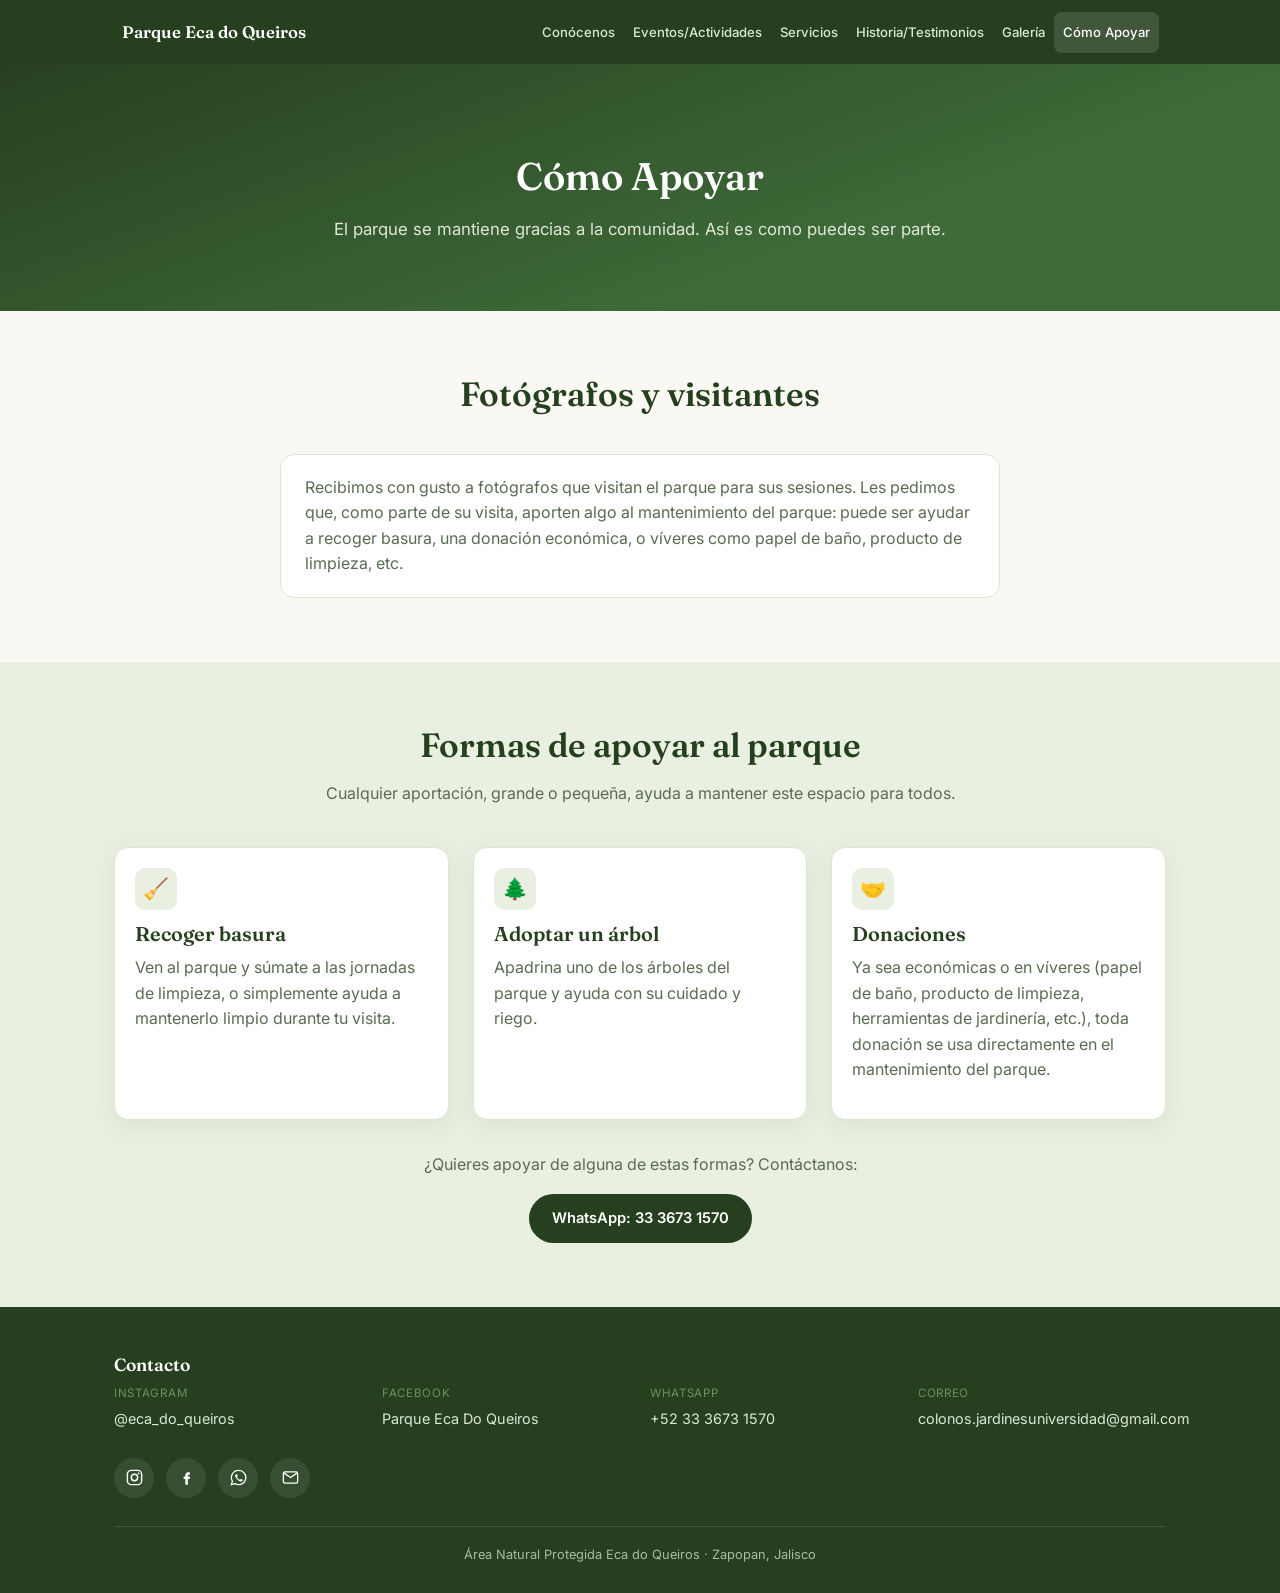
<file: apoyar.html>
<!DOCTYPE html>
<html lang="es">
<head>
<meta charset="UTF-8">
<meta name="viewport" content="width=device-width, initial-scale=1.0">
<title>Cómo Apoyar · Parque Eca do Queiros</title>
<link rel="preconnect" href="https://fonts.googleapis.com">
<link href="https://fonts.googleapis.com/css2?family=Fraunces:wght@500;600;700&family=Inter:wght@400;500;600;700&display=swap" rel="stylesheet">
<link rel="stylesheet" href="css/style.css">
</head>
<body>

<nav class="navbar">
  <div class="nav-inner">
    <a class="nav-brand" href="index.html">Parque Eca do Queiros</a>
    <button class="nav-toggle" aria-label="Abrir menú">☰</button>
    <ul class="nav-links">
      <li><a href="index.html">Conócenos</a></li>
      <li><a href="actividades.html">Eventos/Actividades</a></li>
      <li><a href="servicios.html">Servicios</a></li>
      <li><a href="historia.html">Historia/Testimonios</a></li>
      <li><a href="galeria.html">Galería</a></li>
      <li><a href="apoyar.html" class="active">Cómo Apoyar</a></li>
    </ul>
  </div>
</nav>

<header class="hero" style="padding-bottom:40px;">
  <div class="container">
    <h1 style="font-size:2.4rem;">Cómo Apoyar</h1>
    <p class="lead">El parque se mantiene gracias a la comunidad. Así es como puedes ser parte.</p>
  </div>
</header>

<!-- ===================== FOTÓGRAFOS Y VISITANTES ===================== -->
<section class="section">
  <div class="container">
    <div class="section-head">
      <h2>Fotógrafos y visitantes</h2>
    </div>
    <div class="info-box" style="max-width:720px; margin:0 auto;">
      <p style="margin:0;">Recibimos con gusto a fotógrafos que visitan el parque para sus sesiones. Les pedimos que, como parte de su visita, aporten algo al mantenimiento del parque: puede ser ayudar a recoger basura, una donación económica, o víveres como papel de baño, producto de limpieza, etc.</p>
    </div>
  </div>
</section>

<!-- ===================== FORMAS DE APOYAR ===================== -->
<section class="section section-alt">
  <div class="container">
    <div class="section-head">
      <h2>Formas de apoyar al parque</h2>
      <p>Cualquier aportación, grande o pequeña, ayuda a mantener este espacio para todos.</p>
    </div>
    <div class="grid">
      <div class="card">
        <div class="card-body">
          <div class="card-icon">🧹</div>
          <h3>Recoger basura</h3>
          <p>Ven al parque y súmate a las jornadas de limpieza, o simplemente ayuda a mantenerlo limpio durante tu visita.</p>
        </div>
      </div>
      <div class="card">
        <div class="card-body">
          <div class="card-icon">🌲</div>
          <h3>Adoptar un árbol</h3>
          <p>Apadrina uno de los árboles del parque y ayuda con su cuidado y riego.</p>
        </div>
      </div>
      <div class="card">
        <div class="card-body">
          <div class="card-icon">🤝</div>
          <h3>Donaciones</h3>
          <p>Ya sea económicas o en víveres (papel de baño, producto de limpieza, herramientas de jardinería, etc.), toda donación se usa directamente en el mantenimiento del parque.</p>
        </div>
      </div>
    </div>
    <div style="text-align:center; margin-top:32px;">
      <p style="margin-bottom:16px;">¿Quieres apoyar de alguna de estas formas? Contáctanos:</p>
      <a class="btn" style="background:var(--green-dark); color:var(--white);" href="https://wa.me/523336731570" target="_blank" rel="noopener">WhatsApp: 33 3673 1570</a>
    </div>
  </div>
</section>

<footer>
  <div class="container">
    <h3>Contacto</h3>
    <div class="footer-grid">
      <div class="footer-item"><span class="label">Instagram</span>@eca_do_queiros</div>
      <div class="footer-item"><span class="label">Facebook</span>Parque Eca Do Queiros</div>
      <div class="footer-item"><span class="label">WhatsApp</span>+52 33 3673 1570</div>
      <div class="footer-item"><span class="label">Correo</span>colonos.jardinesuniversidad@gmail.com</div>
    </div>
    <div class="social-icons">
      <a href="https://instagram.com/eca_do_queiros" target="_blank" rel="noopener" aria-label="Instagram">
        <svg viewBox="0 0 24 24"><rect x="3" y="3" width="18" height="18" rx="5" fill="none" stroke="currentColor" stroke-width="1.8"/><circle cx="12" cy="12" r="4" fill="none" stroke="currentColor" stroke-width="1.8"/><circle cx="17.2" cy="6.8" r="1.1" fill="currentColor"/></svg>
      </a>
      <a href="https://facebook.com/ParqueEcaDoQueiros" target="_blank" rel="noopener" aria-label="Facebook">
        <svg viewBox="0 0 24 24"><path d="M14 8.5h2.2V5.3h-2.2c-2 0-3.4 1.4-3.4 3.6v1.9H8.4v3.1h2.2V21h3.1v-7.1h2.3l.4-3.1h-2.7V9.2c0-.5.3-.7.8-.7Z" fill="currentColor"/></svg>
      </a>
      <a href="https://wa.me/523336731570" target="_blank" rel="noopener" aria-label="WhatsApp">
        <svg viewBox="0 0 24 24"><path d="M12 3a9 9 0 0 0-7.7 13.6L3 21l4.6-1.3A9 9 0 1 0 12 3Z" fill="none" stroke="currentColor" stroke-width="1.6"/><path d="M8.7 8.4c.2-.5.4-.5.6-.5h.5c.2 0 .4 0 .5.4.2.5.6 1.5.6 1.6.1.1.1.3 0 .4-.1.2-.1.3-.3.4l-.4.5c-.1.2-.3.3-.1.6.2.3.7 1.1 1.5 1.8.9.8 1.6 1 1.9 1.2.3.1.4.1.6-.1l.6-.7c.2-.2.4-.2.6-.1l1.5.7c.2.1.3.1.4.3.1.2.1.9-.2 1.3-.3.5-1.3 1-1.9 1-.6 0-1.9-.3-3.6-1.7-2-1.7-3.2-3.7-3.4-4.3-.2-.6-.7-1.5-.2-2.6Z" fill="currentColor"/></svg>
      </a>
      <a href="mailto:colonos.jardinesuniversidad@gmail.com" aria-label="Correo">
        <svg viewBox="0 0 24 24"><rect x="3" y="5" width="18" height="14" rx="2" fill="none" stroke="currentColor" stroke-width="1.6"/><path d="M4 6.5 12 12l8-5.5" fill="none" stroke="currentColor" stroke-width="1.6"/></svg>
      </a>
    </div>
    <div class="footer-bottom">Área Natural Protegida Eca do Queiros · Zapopan, Jalisco</div>
  </div>
</footer>

<script src="js/main.js"></script>
</body>
</html>
</file>
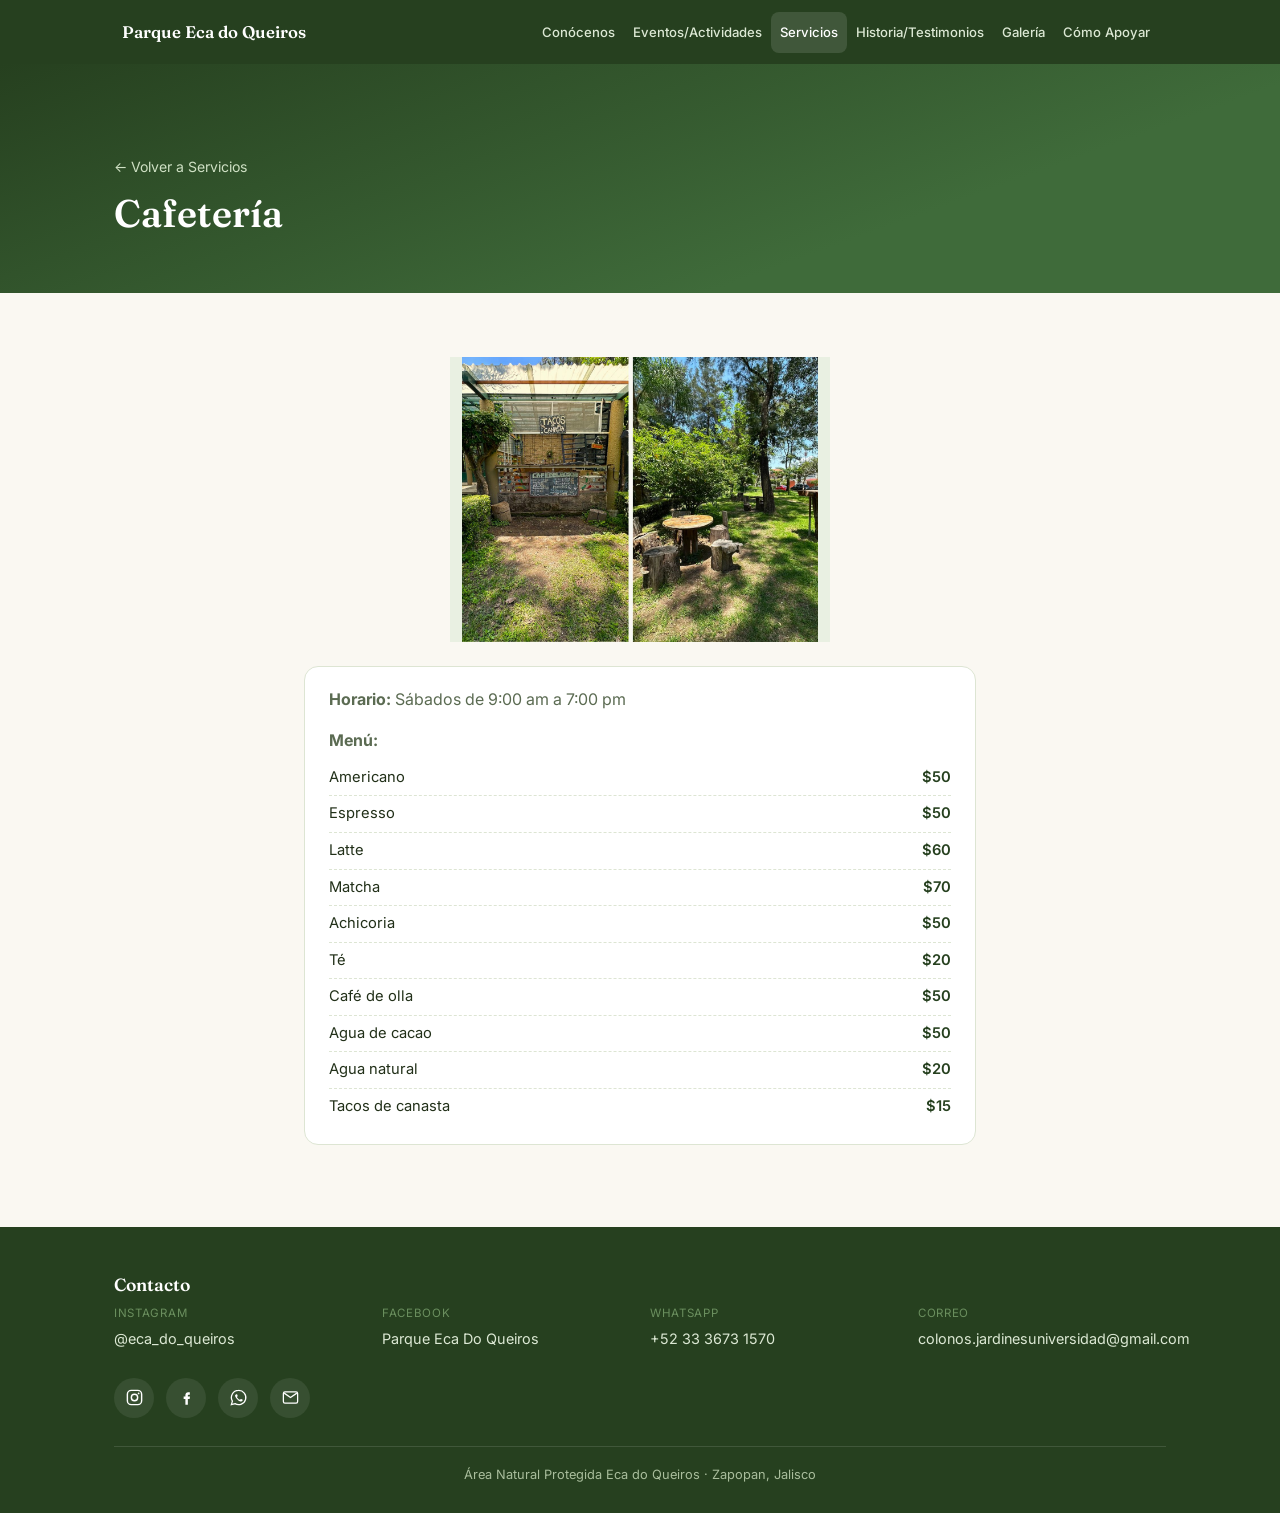
<file: cafeteria.html>
<!DOCTYPE html>
<html lang="es">
<head>
<meta charset="UTF-8">
<meta name="viewport" content="width=device-width, initial-scale=1.0">
<title>Cafetería · Parque Eca do Queiros</title>
<link rel="preconnect" href="https://fonts.googleapis.com">
<link href="https://fonts.googleapis.com/css2?family=Fraunces:wght@500;600;700&family=Inter:wght@400;500;600;700&display=swap" rel="stylesheet">
<link rel="stylesheet" href="css/style.css">
</head>
<body>

<nav class="navbar">
  <div class="nav-inner">
    <a class="nav-brand" href="index.html">Parque Eca do Queiros</a>
    <button class="nav-toggle" aria-label="Abrir menú">☰</button>
    <ul class="nav-links">
      <li><a href="index.html">Conócenos</a></li>
      <li><a href="actividades.html">Eventos/Actividades</a></li>
      <li><a href="servicios.html" class="active">Servicios</a></li>
      <li><a href="historia.html">Historia/Testimonios</a></li>
      <li><a href="galeria.html">Galería</a></li>
      <li><a href="apoyar.html">Cómo Apoyar</a></li>
    </ul>
  </div>
</nav>

<header class="hero" style="padding-bottom:40px; text-align:left;">
  <div class="container">
    <a class="back-link" href="servicios.html">← Volver a Servicios</a>
    <h1 style="font-size:2.4rem;">Cafetería</h1>
  </div>
</header>

<section class="section">
  <div class="container" style="max-width:720px;">
    <img class="card-photo photo-detail" src="img/collage_cafeteria.jpg" alt="Cafeteria">
    <div class="info-box">
      <p><strong>Horario:</strong> Sábados de 9:00 am a 7:00 pm</p>
      <p style="margin-bottom:6px;"><strong>Menú:</strong></p>
      <ul class="menu-list">
        <li><span>Americano</span><span class="price">$50</span></li>
        <li><span>Espresso</span><span class="price">$50</span></li>
        <li><span>Latte</span><span class="price">$60</span></li>
        <li><span>Matcha</span><span class="price">$70</span></li>
        <li><span>Achicoria</span><span class="price">$50</span></li>
        <li><span>Té</span><span class="price">$20</span></li>
        <li><span>Café de olla</span><span class="price">$50</span></li>
        <li><span>Agua de cacao</span><span class="price">$50</span></li>
        <li><span>Agua natural</span><span class="price">$20</span></li>
        <li><span>Tacos de canasta</span><span class="price">$15</span></li>
      </ul>
    </div>
  </div>
</section>

<footer>
  <div class="container">
    <h3>Contacto</h3>
    <div class="footer-grid">
      <div class="footer-item"><span class="label">Instagram</span>@eca_do_queiros</div>
      <div class="footer-item"><span class="label">Facebook</span>Parque Eca Do Queiros</div>
      <div class="footer-item"><span class="label">WhatsApp</span>+52 33 3673 1570</div>
      <div class="footer-item"><span class="label">Correo</span>colonos.jardinesuniversidad@gmail.com</div>
    </div>
    <div class="social-icons">
      <a href="https://instagram.com/eca_do_queiros" target="_blank" rel="noopener" aria-label="Instagram">
        <svg viewBox="0 0 24 24"><rect x="3" y="3" width="18" height="18" rx="5" fill="none" stroke="currentColor" stroke-width="1.8"/><circle cx="12" cy="12" r="4" fill="none" stroke="currentColor" stroke-width="1.8"/><circle cx="17.2" cy="6.8" r="1.1" fill="currentColor"/></svg>
      </a>
      <a href="https://facebook.com/ParqueEcaDoQueiros" target="_blank" rel="noopener" aria-label="Facebook">
        <svg viewBox="0 0 24 24"><path d="M14 8.5h2.2V5.3h-2.2c-2 0-3.4 1.4-3.4 3.6v1.9H8.4v3.1h2.2V21h3.1v-7.1h2.3l.4-3.1h-2.7V9.2c0-.5.3-.7.8-.7Z" fill="currentColor"/></svg>
      </a>
      <a href="https://wa.me/523336731570" target="_blank" rel="noopener" aria-label="WhatsApp">
        <svg viewBox="0 0 24 24"><path d="M12 3a9 9 0 0 0-7.7 13.6L3 21l4.6-1.3A9 9 0 1 0 12 3Z" fill="none" stroke="currentColor" stroke-width="1.6"/><path d="M8.7 8.4c.2-.5.4-.5.6-.5h.5c.2 0 .4 0 .5.4.2.5.6 1.5.6 1.6.1.1.1.3 0 .4-.1.2-.1.3-.3.4l-.4.5c-.1.2-.3.3-.1.6.2.3.7 1.1 1.5 1.8.9.8 1.6 1 1.9 1.2.3.1.4.1.6-.1l.6-.7c.2-.2.4-.2.6-.1l1.5.7c.2.1.3.1.4.3.1.2.1.9-.2 1.3-.3.5-1.3 1-1.9 1-.6 0-1.9-.3-3.6-1.7-2-1.7-3.2-3.7-3.4-4.3-.2-.6-.7-1.5-.2-2.6Z" fill="currentColor"/></svg>
      </a>
      <a href="mailto:colonos.jardinesuniversidad@gmail.com" aria-label="Correo">
        <svg viewBox="0 0 24 24"><rect x="3" y="5" width="18" height="14" rx="2" fill="none" stroke="currentColor" stroke-width="1.6"/><path d="M4 6.5 12 12l8-5.5" fill="none" stroke="currentColor" stroke-width="1.6"/></svg>
      </a>
    </div>
    <div class="footer-bottom">Área Natural Protegida Eca do Queiros · Zapopan, Jalisco</div>
  </div>
</footer>

<script src="js/main.js"></script>
</body>
</html>
</file>
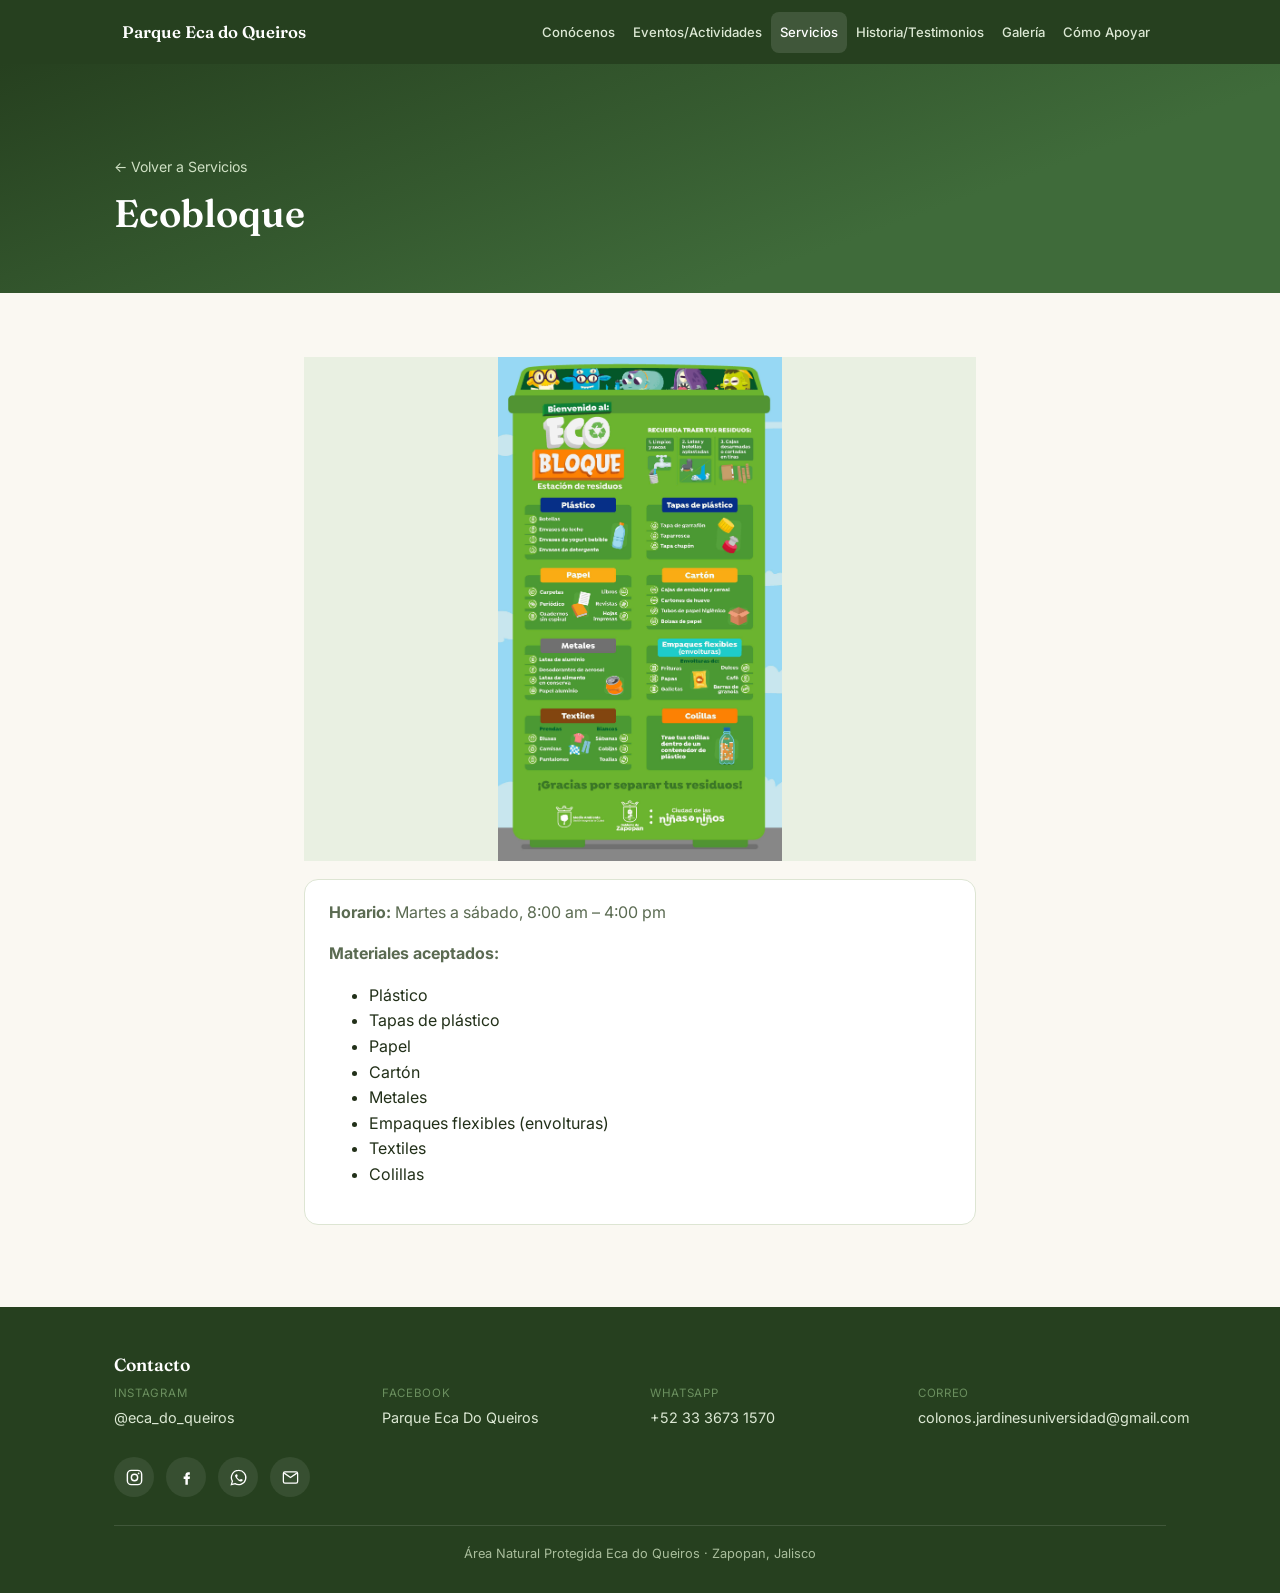
<file: ecobloque.html>
<!DOCTYPE html>
<html lang="es">
<head>
<meta charset="UTF-8">
<meta name="viewport" content="width=device-width, initial-scale=1.0">
<title>Ecobloque · Parque Eca do Queiros</title>
<link rel="preconnect" href="https://fonts.googleapis.com">
<link href="https://fonts.googleapis.com/css2?family=Fraunces:wght@500;600;700&family=Inter:wght@400;500;600;700&display=swap" rel="stylesheet">
<link rel="stylesheet" href="css/style.css">
</head>
<body>

<nav class="navbar">
  <div class="nav-inner">
    <a class="nav-brand" href="index.html"> Parque Eca do Queiros</a>
    <button class="nav-toggle" aria-label="Abrir menú">☰</button>
    <ul class="nav-links">
      <li><a href="index.html">Conócenos</a></li>
      <li><a href="actividades.html">Eventos/Actividades</a></li>
      <li><a href="servicios.html" class="active">Servicios</a></li>
      <li><a href="historia.html">Historia/Testimonios</a></li>
      <li><a href="galeria.html">Galería</a></li>
      <li><a href="apoyar.html">Cómo Apoyar</a></li>
    </ul>
  </div>
</nav>

<header class="hero" style="padding-bottom:40px; text-align:left;">
  <div class="container">
    <a class="back-link" href="servicios.html">← Volver a Servicios</a>
    <h1 style="font-size:2.4rem;">Ecobloque</h1>
  </div>
</header>

<section class="section">
  <div class="container" style="max-width:720px;">
    <img class="card-photo" src="img/ecobloque.jpg" alt="Flyer ecobloque">
    <div class="info-box">
      <p><strong>Horario:</strong> Martes a sábado, 8:00 am – 4:00 pm</p>
      <p style="margin-bottom:6px;"><strong>Materiales aceptados:</strong></p>
      <ul>
        <li>Plástico</li>
        <li>Tapas de plástico</li>
        <li>Papel</li>
        <li>Cartón</li>
        <li>Metales</li>
        <li>Empaques flexibles (envolturas)</li>
        <li>Textiles</li>
        <li>Colillas</li>
      </ul>
    </div>
  </div>
</section>

<footer>
  <div class="container">
    <h3>Contacto</h3>
    <div class="footer-grid">
      <div class="footer-item"><span class="label">Instagram</span>@eca_do_queiros</div>
      <div class="footer-item"><span class="label">Facebook</span>Parque Eca Do Queiros</div>
      <div class="footer-item"><span class="label">WhatsApp</span>+52 33 3673 1570</div>
      <div class="footer-item"><span class="label">Correo</span>colonos.jardinesuniversidad@gmail.com</div>
    </div>
    <div class="social-icons">
      <a href="https://instagram.com/eca_do_queiros" target="_blank" rel="noopener" aria-label="Instagram">
        <svg viewBox="0 0 24 24"><rect x="3" y="3" width="18" height="18" rx="5" fill="none" stroke="currentColor" stroke-width="1.8"/><circle cx="12" cy="12" r="4" fill="none" stroke="currentColor" stroke-width="1.8"/><circle cx="17.2" cy="6.8" r="1.1" fill="currentColor"/></svg>
      </a>
      <a href="https://facebook.com/ParqueEcaDoQueiros" target="_blank" rel="noopener" aria-label="Facebook">
        <svg viewBox="0 0 24 24"><path d="M14 8.5h2.2V5.3h-2.2c-2 0-3.4 1.4-3.4 3.6v1.9H8.4v3.1h2.2V21h3.1v-7.1h2.3l.4-3.1h-2.7V9.2c0-.5.3-.7.8-.7Z" fill="currentColor"/></svg>
      </a>
      <a href="https://wa.me/523336731570" target="_blank" rel="noopener" aria-label="WhatsApp">
        <svg viewBox="0 0 24 24"><path d="M12 3a9 9 0 0 0-7.7 13.6L3 21l4.6-1.3A9 9 0 1 0 12 3Z" fill="none" stroke="currentColor" stroke-width="1.6"/><path d="M8.7 8.4c.2-.5.4-.5.6-.5h.5c.2 0 .4 0 .5.4.2.5.6 1.5.6 1.6.1.1.1.3 0 .4-.1.2-.1.3-.3.4l-.4.5c-.1.2-.3.3-.1.6.2.3.7 1.1 1.5 1.8.9.8 1.6 1 1.9 1.2.3.1.4.1.6-.1l.6-.7c.2-.2.4-.2.6-.1l1.5.7c.2.1.3.1.4.3.1.2.1.9-.2 1.3-.3.5-1.3 1-1.9 1-.6 0-1.9-.3-3.6-1.7-2-1.7-3.2-3.7-3.4-4.3-.2-.6-.7-1.5-.2-2.6Z" fill="currentColor"/></svg>
      </a>
      <a href="mailto:colonos.jardinesuniversidad@gmail.com" aria-label="Correo">
        <svg viewBox="0 0 24 24"><rect x="3" y="5" width="18" height="14" rx="2" fill="none" stroke="currentColor" stroke-width="1.6"/><path d="M4 6.5 12 12l8-5.5" fill="none" stroke="currentColor" stroke-width="1.6"/></svg>
      </a>
    </div>
    <div class="footer-bottom">Área Natural Protegida Eca do Queiros · Zapopan, Jalisco</div>
  </div>
</footer>

<script src="js/main.js"></script>
</body>
</html>
</file>
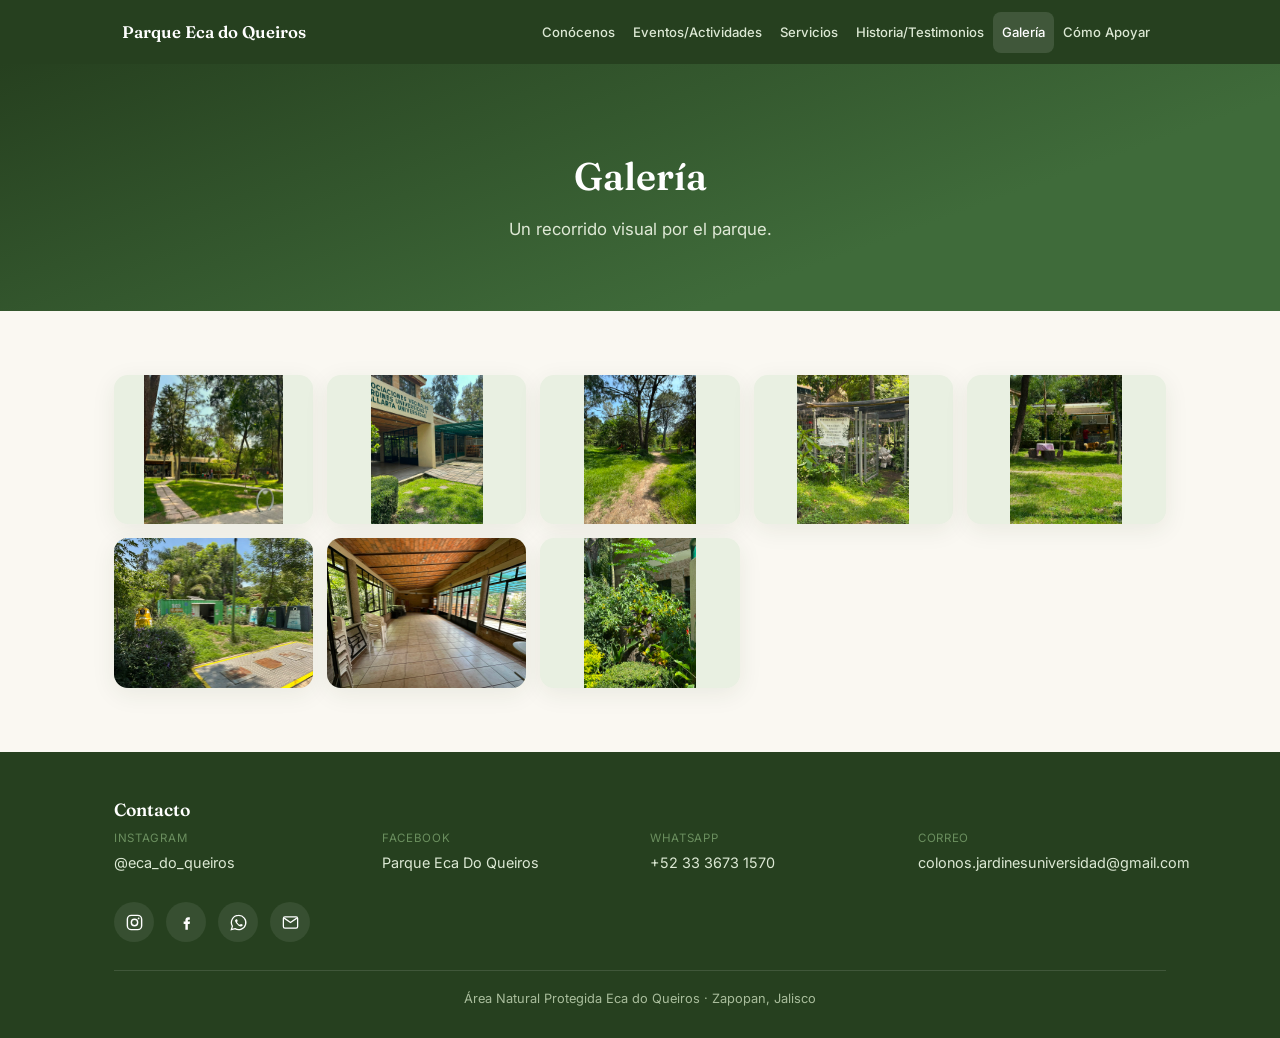
<file: galeria.html>
<!DOCTYPE html>
<html lang="es">
<head>
<meta charset="UTF-8">
<meta name="viewport" content="width=device-width, initial-scale=1.0">
<title>Galería · Parque Eca do Queiros</title>
<link rel="preconnect" href="https://fonts.googleapis.com">
<link href="https://fonts.googleapis.com/css2?family=Fraunces:wght@500;600;700&family=Inter:wght@400;500;600;700&display=swap" rel="stylesheet">
<link rel="stylesheet" href="css/style.css">
</head>
<body>

<nav class="navbar">
  <div class="nav-inner">
    <a class="nav-brand" href="index.html">Parque Eca do Queiros</a>
    <button class="nav-toggle" aria-label="Abrir menú">☰</button>
    <ul class="nav-links">
      <li><a href="index.html">Conócenos</a></li>
      <li><a href="actividades.html">Eventos/Actividades</a></li>
      <li><a href="servicios.html">Servicios</a></li>
      <li><a href="historia.html">Historia/Testimonios</a></li>
      <li><a href="galeria.html" class="active">Galería</a></li>
      <li><a href="apoyar.html">Cómo Apoyar</a></li>
    </ul>
  </div>
</nav>

<header class="hero" style="padding-bottom:40px;">
  <div class="container">
    <h1 style="font-size:2.4rem;">Galería</h1>
    <p class="lead">Un recorrido visual por el parque.</p>
  </div>
</header>

<section class="section">
  <div class="container">
    <div class="gallery-grid">
      <img src="img/entrada.jpeg" alt="Vista general">
      <img src="img/salon-entrada.jpeg" alt="Entrada">
      <img src="img/area-juegos.jpeg" alt="Areas verdes">
      <img src="img/vivero.jpeg" alt="Vivero del parque">
      <img src="img/cafeteria-1.jpeg" alt="Cafeteria">
      <img src="img/ecobloque-recepcion.jpeg" alt="Ecobloque">
      <img src="img/salon-1.jpeg" alt="Salon usos multiples">
      <img src="img/flora.jpeg" alt="Flora">
    </div>
  </div>
</section>

<footer>
  <div class="container">
    <h3>Contacto</h3>
    <div class="footer-grid">
      <div class="footer-item"><span class="label">Instagram</span>@eca_do_queiros</div>
      <div class="footer-item"><span class="label">Facebook</span>Parque Eca Do Queiros</div>
      <div class="footer-item"><span class="label">WhatsApp</span>+52 33 3673 1570</div>
      <div class="footer-item"><span class="label">Correo</span>colonos.jardinesuniversidad@gmail.com</div>
    </div>
    <div class="social-icons">
      <a href="https://instagram.com/eca_do_queiros" target="_blank" rel="noopener" aria-label="Instagram">
        <svg viewBox="0 0 24 24"><rect x="3" y="3" width="18" height="18" rx="5" fill="none" stroke="currentColor" stroke-width="1.8"/><circle cx="12" cy="12" r="4" fill="none" stroke="currentColor" stroke-width="1.8"/><circle cx="17.2" cy="6.8" r="1.1" fill="currentColor"/></svg>
      </a>
      <a href="https://facebook.com/ParqueEcaDoQueiros" target="_blank" rel="noopener" aria-label="Facebook">
        <svg viewBox="0 0 24 24"><path d="M14 8.5h2.2V5.3h-2.2c-2 0-3.4 1.4-3.4 3.6v1.9H8.4v3.1h2.2V21h3.1v-7.1h2.3l.4-3.1h-2.7V9.2c0-.5.3-.7.8-.7Z" fill="currentColor"/></svg>
      </a>
      <a href="https://wa.me/523336731570" target="_blank" rel="noopener" aria-label="WhatsApp">
        <svg viewBox="0 0 24 24"><path d="M12 3a9 9 0 0 0-7.7 13.6L3 21l4.6-1.3A9 9 0 1 0 12 3Z" fill="none" stroke="currentColor" stroke-width="1.6"/><path d="M8.7 8.4c.2-.5.4-.5.6-.5h.5c.2 0 .4 0 .5.4.2.5.6 1.5.6 1.6.1.1.1.3 0 .4-.1.2-.1.3-.3.4l-.4.5c-.1.2-.3.3-.1.6.2.3.7 1.1 1.5 1.8.9.8 1.6 1 1.9 1.2.3.1.4.1.6-.1l.6-.7c.2-.2.4-.2.6-.1l1.5.7c.2.1.3.1.4.3.1.2.1.9-.2 1.3-.3.5-1.3 1-1.9 1-.6 0-1.9-.3-3.6-1.7-2-1.7-3.2-3.7-3.4-4.3-.2-.6-.7-1.5-.2-2.6Z" fill="currentColor"/></svg>
      </a>
      <a href="mailto:colonos.jardinesuniversidad@gmail.com" aria-label="Correo">
        <svg viewBox="0 0 24 24"><rect x="3" y="5" width="18" height="14" rx="2" fill="none" stroke="currentColor" stroke-width="1.6"/><path d="M4 6.5 12 12l8-5.5" fill="none" stroke="currentColor" stroke-width="1.6"/></svg>
      </a>
    </div>
    <div class="footer-bottom">Área Natural Protegida Eca do Queiros · Zapopan, Jalisco</div>
  </div>
</footer>

<script src="js/main.js"></script>
</body>
</html>
</file>
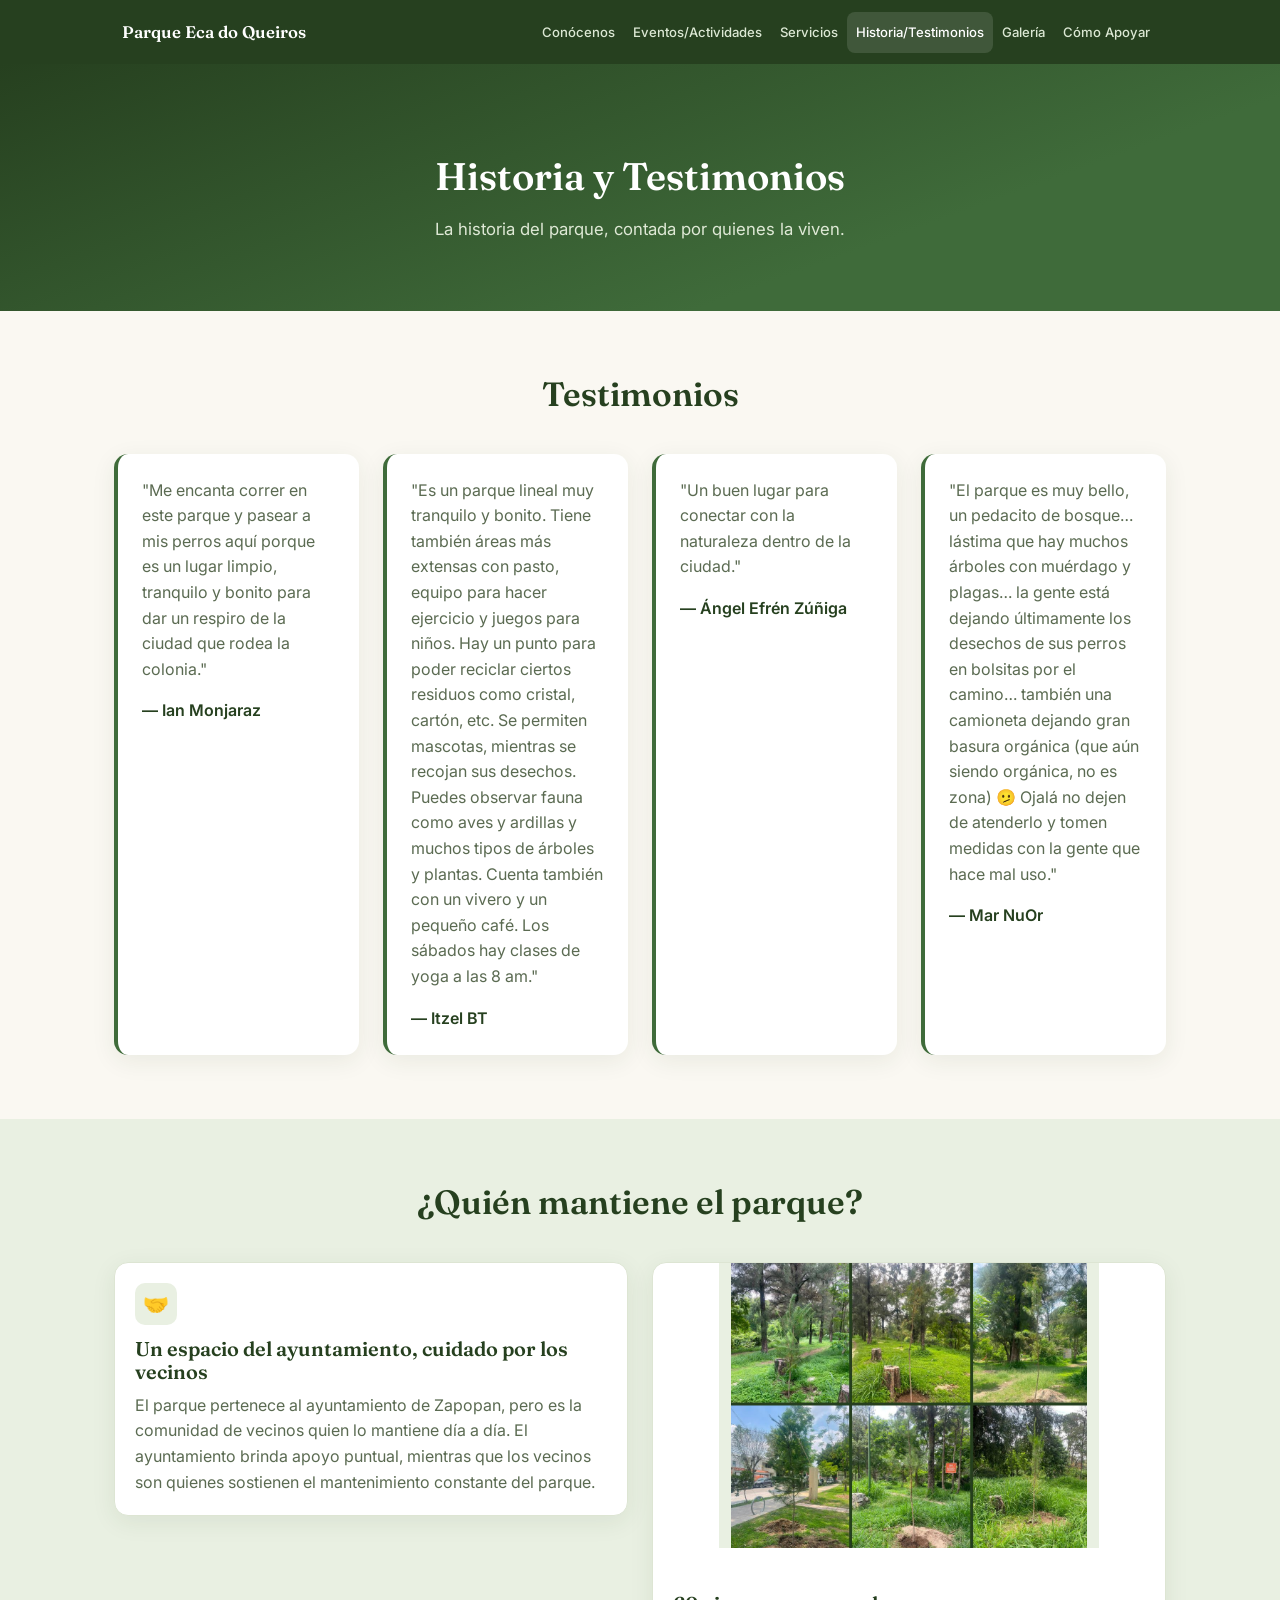
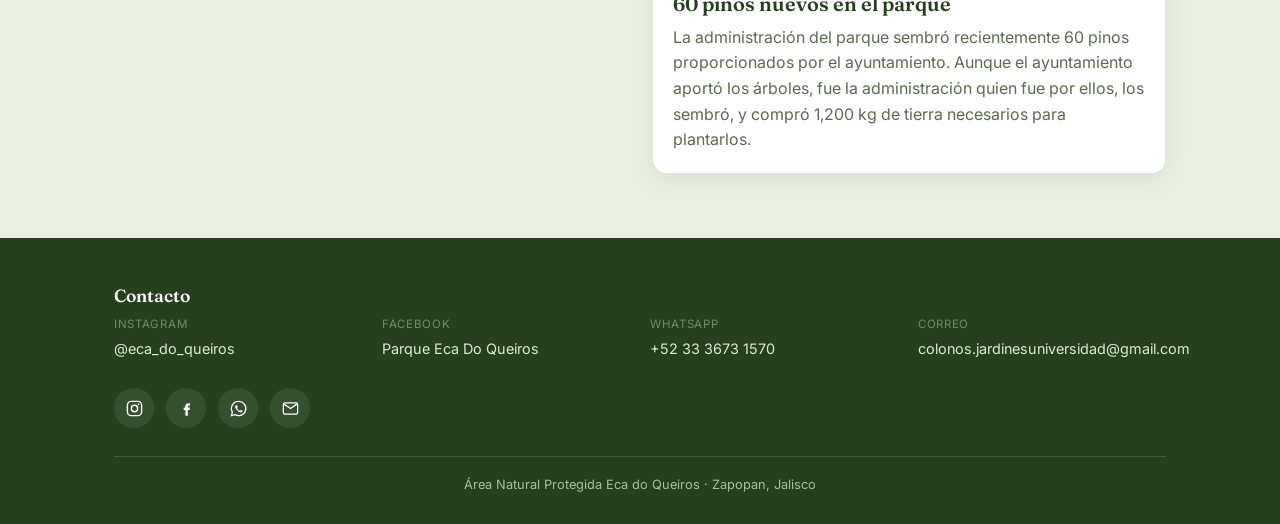
<file: historia.html>
<!DOCTYPE html>
<html lang="es">
<head>
<meta charset="UTF-8">
<meta name="viewport" content="width=device-width, initial-scale=1.0">
<title>Historia y Testimonios · Parque Eca do Queiros</title>
<link rel="preconnect" href="https://fonts.googleapis.com">
<link href="https://fonts.googleapis.com/css2?family=Fraunces:wght@500;600;700&family=Inter:wght@400;500;600;700&display=swap" rel="stylesheet">
<link rel="stylesheet" href="css/style.css">
</head>
<body>

<nav class="navbar">
  <div class="nav-inner">
    <a class="nav-brand" href="index.html">Parque Eca do Queiros</a>
    <button class="nav-toggle" aria-label="Abrir menú">☰</button>
    <ul class="nav-links">
      <li><a href="index.html">Conócenos</a></li>
      <li><a href="actividades.html">Eventos/Actividades</a></li>
      <li><a href="servicios.html">Servicios</a></li>
      <li><a href="historia.html" class="active">Historia/Testimonios</a></li>
      <li><a href="galeria.html">Galería</a></li>
      <li><a href="apoyar.html">Cómo Apoyar</a></li>
    </ul>
  </div>
</nav>

<header class="hero" style="padding-bottom:40px;">
  <div class="container">
    <h1 style="font-size:2.4rem;">Historia y Testimonios</h1>
    <p class="lead">La historia del parque, contada por quienes la viven.</p>
  </div>
</header>

<section class="section">
  <div class="container">
    <div class="section-head">
     <h2>Testimonios</h2>
    </div>
    <div class="grid">
      <div class="testimonial">
        <p>"Me encanta correr en este parque y pasear a mis perros aquí porque es un lugar limpio, tranquilo y bonito para dar un respiro de la ciudad que rodea la colonia."</p>
        <div class="name">— Ian Monjaraz</div>
      </div>
      <div class="testimonial">
        <p>"Es un parque lineal muy tranquilo y bonito. Tiene también áreas más extensas con pasto, equipo para hacer ejercicio y juegos para niños. Hay un punto para poder reciclar ciertos residuos como cristal, cartón, etc. Se permiten mascotas, mientras se recojan sus desechos. Puedes observar fauna como aves y ardillas y muchos tipos de árboles y plantas. Cuenta también con un vivero y un pequeño café. Los sábados hay clases de yoga a las 8 am."</p>
        <div class="name">— Itzel BT</div>
      </div>
      <div class="testimonial">
        <p>"Un buen lugar para conectar con la naturaleza dentro de la ciudad."</p>
        <div class="name">— Ángel Efrén Zúñiga</div>
      </div>
      <div class="testimonial">
        <p>"El parque es muy bello, un pedacito de bosque… lástima que hay muchos árboles con muérdago y plagas… la gente está dejando últimamente los desechos de sus perros en bolsitas por el camino… también una camioneta dejando gran basura orgánica (que aún siendo orgánica, no es zona) 🫤 Ojalá no dejen de atenderlo y tomen medidas con la gente que hace mal uso."</p>
        <div class="name">— Mar NuOr</div>
      </div>
    </div>
  </div>
</section>

<!-- ===================== QUIÉN MANTIENE EL PARQUE ===================== -->
<section class="section section-alt">
  <div class="container">
    <div class="section-head">
      <h2>¿Quién mantiene el parque?</h2>
    </div>
    <div class="grid" style="grid-template-columns: 1fr 1fr; align-items: start;">
      <div class="card">
        <div class="card-body">
          <div class="card-icon">🤝</div>
          <h3>Un espacio del ayuntamiento, cuidado por los vecinos</h3>
          <p style="margin:0;">El parque pertenece al ayuntamiento de Zapopan, pero es la comunidad de vecinos quien lo mantiene día a día. El ayuntamiento brinda apoyo puntual, mientras que los vecinos son quienes sostienen el mantenimiento constante del parque.</p>
        </div>
      </div>
      <div class="card">
      <img class="card-photo photo-detail" src="img/collage_arboles.jpg" alt="Pinos">
        <div class="card-body">
          <h3>60 pinos nuevos en el parque</h3>
          <p style="margin:0;">La administración del parque sembró recientemente 60 pinos proporcionados por el ayuntamiento. Aunque el ayuntamiento aportó los árboles, fue la administración quien fue por ellos, los sembró, y compró 1,200 kg de tierra necesarios para plantarlos.</p>
        </div>
      </div>
    </div>
  </div>
</section>
  
<footer>
  <div class="container">
    <h3>Contacto</h3>
    <div class="footer-grid">
      <div class="footer-item"><span class="label">Instagram</span>@eca_do_queiros</div>
      <div class="footer-item"><span class="label">Facebook</span>Parque Eca Do Queiros</div>
      <div class="footer-item"><span class="label">WhatsApp</span>+52 33 3673 1570</div>
      <div class="footer-item"><span class="label">Correo</span>colonos.jardinesuniversidad@gmail.com</div>
    </div>
    <div class="social-icons">
      <a href="https://instagram.com/eca_do_queiros" target="_blank" rel="noopener" aria-label="Instagram">
        <svg viewBox="0 0 24 24"><rect x="3" y="3" width="18" height="18" rx="5" fill="none" stroke="currentColor" stroke-width="1.8"/><circle cx="12" cy="12" r="4" fill="none" stroke="currentColor" stroke-width="1.8"/><circle cx="17.2" cy="6.8" r="1.1" fill="currentColor"/></svg>
      </a>
      <a href="https://facebook.com/ParqueEcaDoQueiros" target="_blank" rel="noopener" aria-label="Facebook">
        <svg viewBox="0 0 24 24"><path d="M14 8.5h2.2V5.3h-2.2c-2 0-3.4 1.4-3.4 3.6v1.9H8.4v3.1h2.2V21h3.1v-7.1h2.3l.4-3.1h-2.7V9.2c0-.5.3-.7.8-.7Z" fill="currentColor"/></svg>
      </a>
      <a href="https://wa.me/523336731570" target="_blank" rel="noopener" aria-label="WhatsApp">
        <svg viewBox="0 0 24 24"><path d="M12 3a9 9 0 0 0-7.7 13.6L3 21l4.6-1.3A9 9 0 1 0 12 3Z" fill="none" stroke="currentColor" stroke-width="1.6"/><path d="M8.7 8.4c.2-.5.4-.5.6-.5h.5c.2 0 .4 0 .5.4.2.5.6 1.5.6 1.6.1.1.1.3 0 .4-.1.2-.1.3-.3.4l-.4.5c-.1.2-.3.3-.1.6.2.3.7 1.1 1.5 1.8.9.8 1.6 1 1.9 1.2.3.1.4.1.6-.1l.6-.7c.2-.2.4-.2.6-.1l1.5.7c.2.1.3.1.4.3.1.2.1.9-.2 1.3-.3.5-1.3 1-1.9 1-.6 0-1.9-.3-3.6-1.7-2-1.7-3.2-3.7-3.4-4.3-.2-.6-.7-1.5-.2-2.6Z" fill="currentColor"/></svg>
      </a>
      <a href="mailto:colonos.jardinesuniversidad@gmail.com" aria-label="Correo">
        <svg viewBox="0 0 24 24"><rect x="3" y="5" width="18" height="14" rx="2" fill="none" stroke="currentColor" stroke-width="1.6"/><path d="M4 6.5 12 12l8-5.5" fill="none" stroke="currentColor" stroke-width="1.6"/></svg>
      </a>
    </div>
    <div class="footer-bottom">Área Natural Protegida Eca do Queiros · Zapopan, Jalisco</div>
  </div>
</footer>

<script src="js/main.js"></script>
</body>
</html>
</file>
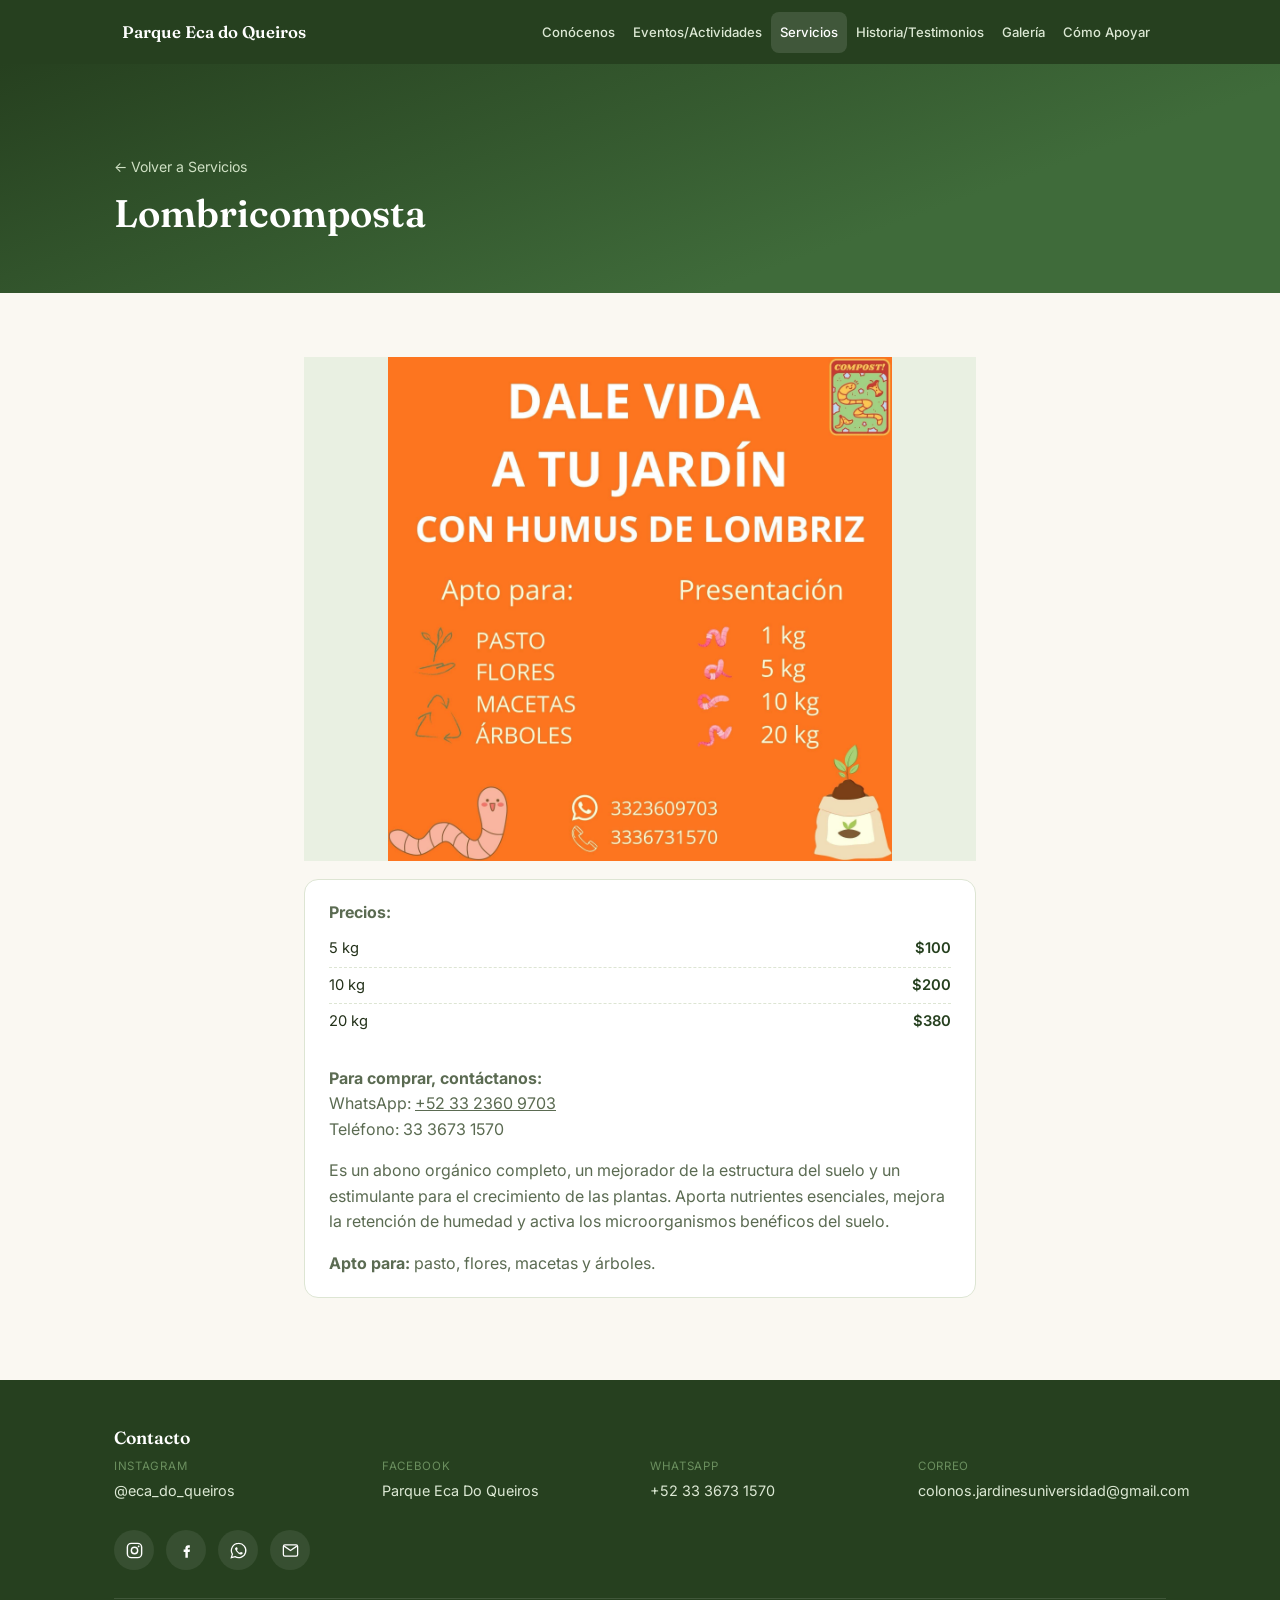
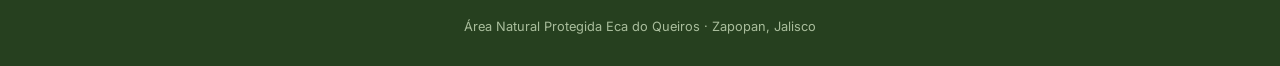
<file: lombricomposta.html>
<!DOCTYPE html>
<html lang="es">
<head>
<meta charset="UTF-8">
<meta name="viewport" content="width=device-width, initial-scale=1.0">
<title>Lombricomposta · Parque Eca do Queiros</title>
<link rel="preconnect" href="https://fonts.googleapis.com">
<link href="https://fonts.googleapis.com/css2?family=Fraunces:wght@500;600;700&family=Inter:wght@400;500;600;700&display=swap" rel="stylesheet">
<link rel="stylesheet" href="css/style.css">
</head>
<body>

<nav class="navbar">
  <div class="nav-inner">
    <a class="nav-brand" href="index.html">Parque Eca do Queiros</a>
    <button class="nav-toggle" aria-label="Abrir menú">☰</button>
    <ul class="nav-links">
      <li><a href="index.html">Conócenos</a></li>
      <li><a href="actividades.html">Eventos/Actividades</a></li>
      <li><a href="servicios.html" class="active">Servicios</a></li>
      <li><a href="historia.html">Historia/Testimonios</a></li>
      <li><a href="galeria.html">Galería</a></li>
      <li><a href="apoyar.html">Cómo Apoyar</a></li>
    </ul>
  </div>
</nav>

<header class="hero" style="padding-bottom:40px; text-align:left;">
  <div class="container">
    <a class="back-link" href="servicios.html">← Volver a Servicios</a>
    <h1 style="font-size:2.4rem;">Lombricomposta</h1>
  </div>
</header>

<section class="section">
  <div class="container" style="max-width:720px;">
   <img class="card-photo" src="img/lombriz.jpg" alt="Flyer lombricomposta">
    <div class="info-box">
      <p style="margin-bottom:6px;"><strong>Precios:</strong></p>
      <ul class="menu-list">
        <li><span>5 kg</span><span class="price">$100</span></li>
        <li><span>10 kg</span><span class="price">$200</span></li>
        <li><span>20 kg</span><span class="price">$380</span></li>
      </ul>
      <p><strong><br>Para comprar, contáctanos:</strong><br>
      WhatsApp: <a href="https://wa.me/523323609703" target="_blank" rel="noopener">+52 33 2360 9703</a><br>
      Teléfono: 33 3673 1570</p>
      <p>Es un abono orgánico completo, un mejorador de la estructura del suelo y un estimulante para el crecimiento de las plantas. Aporta nutrientes esenciales, mejora la retención de humedad y activa los microorganismos benéficos del suelo.</p>
      <p style="margin:0;"><strong>Apto para:</strong> pasto, flores, macetas y árboles.</p>
    </div>
  </div>
</section>

<footer>
  <div class="container">
    <h3>Contacto</h3>
    <div class="footer-grid">
      <div class="footer-item"><span class="label">Instagram</span>@eca_do_queiros</div>
      <div class="footer-item"><span class="label">Facebook</span>Parque Eca Do Queiros</div>
      <div class="footer-item"><span class="label">WhatsApp</span>+52 33 3673 1570</div>
      <div class="footer-item"><span class="label">Correo</span>colonos.jardinesuniversidad@gmail.com</div>
    </div>
    <div class="social-icons">
      <a href="https://instagram.com/eca_do_queiros" target="_blank" rel="noopener" aria-label="Instagram">
        <svg viewBox="0 0 24 24"><rect x="3" y="3" width="18" height="18" rx="5" fill="none" stroke="currentColor" stroke-width="1.8"/><circle cx="12" cy="12" r="4" fill="none" stroke="currentColor" stroke-width="1.8"/><circle cx="17.2" cy="6.8" r="1.1" fill="currentColor"/></svg>
      </a>
      <a href="https://facebook.com/ParqueEcaDoQueiros" target="_blank" rel="noopener" aria-label="Facebook">
        <svg viewBox="0 0 24 24"><path d="M14 8.5h2.2V5.3h-2.2c-2 0-3.4 1.4-3.4 3.6v1.9H8.4v3.1h2.2V21h3.1v-7.1h2.3l.4-3.1h-2.7V9.2c0-.5.3-.7.8-.7Z" fill="currentColor"/></svg>
      </a>
      <a href="https://wa.me/523336731570" target="_blank" rel="noopener" aria-label="WhatsApp">
        <svg viewBox="0 0 24 24"><path d="M12 3a9 9 0 0 0-7.7 13.6L3 21l4.6-1.3A9 9 0 1 0 12 3Z" fill="none" stroke="currentColor" stroke-width="1.6"/><path d="M8.7 8.4c.2-.5.4-.5.6-.5h.5c.2 0 .4 0 .5.4.2.5.6 1.5.6 1.6.1.1.1.3 0 .4-.1.2-.1.3-.3.4l-.4.5c-.1.2-.3.3-.1.6.2.3.7 1.1 1.5 1.8.9.8 1.6 1 1.9 1.2.3.1.4.1.6-.1l.6-.7c.2-.2.4-.2.6-.1l1.5.7c.2.1.3.1.4.3.1.2.1.9-.2 1.3-.3.5-1.3 1-1.9 1-.6 0-1.9-.3-3.6-1.7-2-1.7-3.2-3.7-3.4-4.3-.2-.6-.7-1.5-.2-2.6Z" fill="currentColor"/></svg>
      </a>
      <a href="mailto:colonos.jardinesuniversidad@gmail.com" aria-label="Correo">
        <svg viewBox="0 0 24 24"><rect x="3" y="5" width="18" height="14" rx="2" fill="none" stroke="currentColor" stroke-width="1.6"/><path d="M4 6.5 12 12l8-5.5" fill="none" stroke="currentColor" stroke-width="1.6"/></svg>
      </a>
    </div>
    <div class="footer-bottom">Área Natural Protegida Eca do Queiros · Zapopan, Jalisco</div>
  </div>
</footer>

<script src="js/main.js"></script>
</body>
</html>
</file>
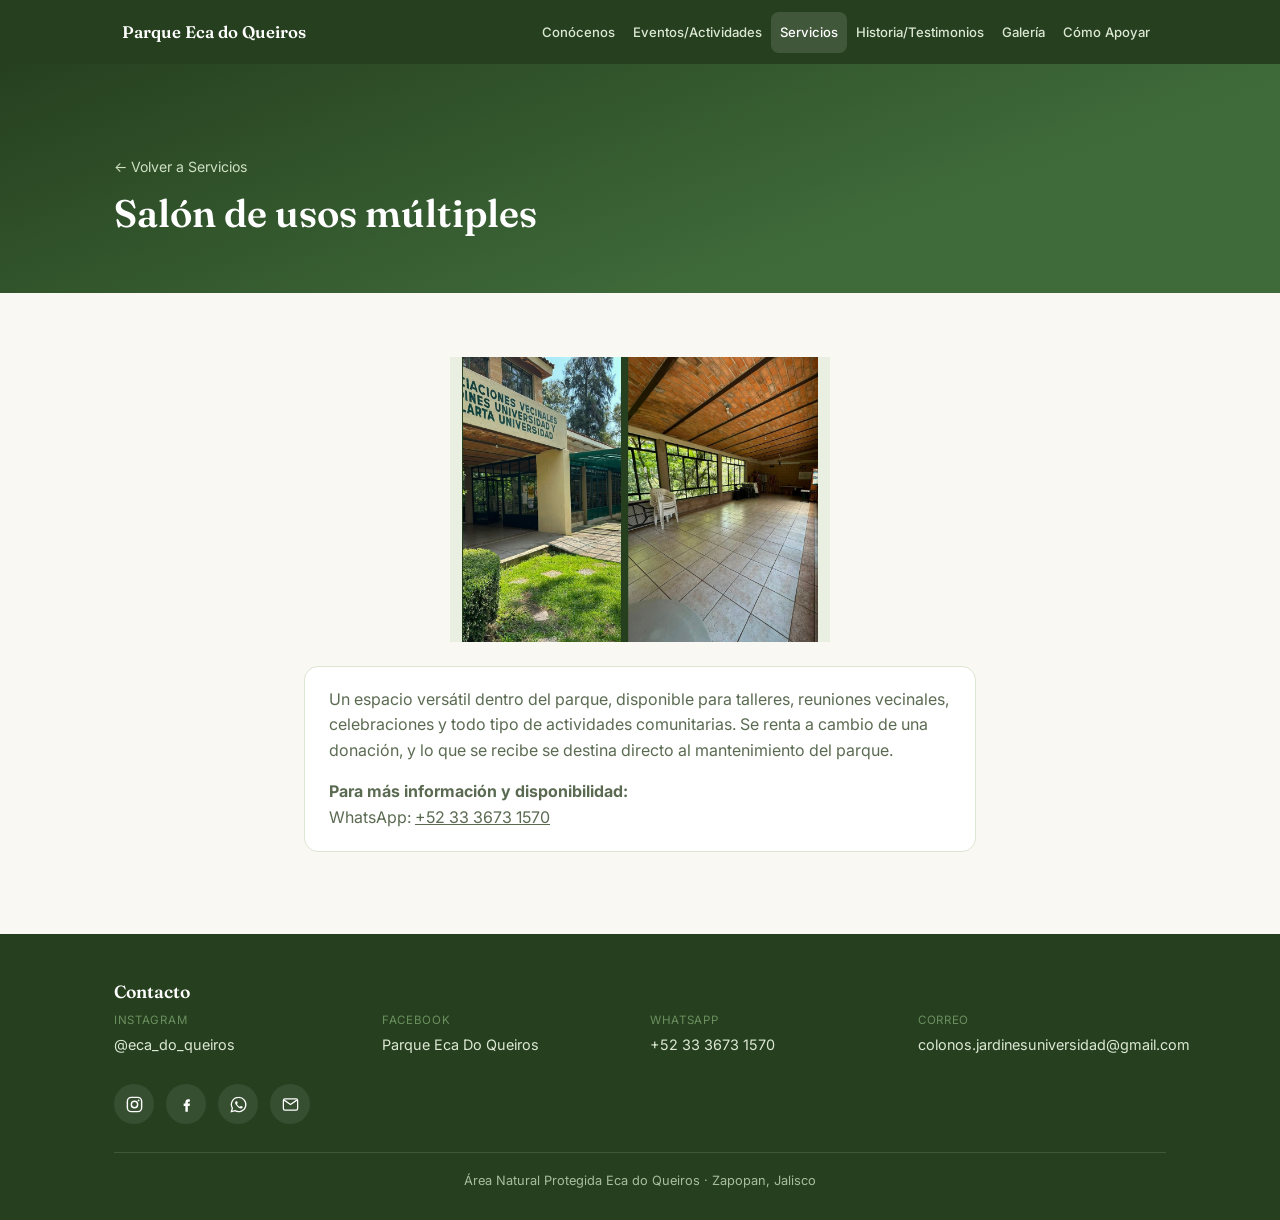
<file: salon.html>
<!DOCTYPE html>
<html lang="es">
<head>
<meta charset="UTF-8">
<meta name="viewport" content="width=device-width, initial-scale=1.0">
<title>Salón de usos múltiples · Parque Eca do Queiros</title>
<link rel="preconnect" href="https://fonts.googleapis.com">
<link href="https://fonts.googleapis.com/css2?family=Fraunces:wght@500;600;700&family=Inter:wght@400;500;600;700&display=swap" rel="stylesheet">
<link rel="stylesheet" href="css/style.css">
</head>
<body>

<nav class="navbar">
  <div class="nav-inner">
    <a class="nav-brand" href="index.html">Parque Eca do Queiros</a>
    <button class="nav-toggle" aria-label="Abrir menú">☰</button>
    <ul class="nav-links">
      <li><a href="index.html">Conócenos</a></li>
      <li><a href="actividades.html">Eventos/Actividades</a></li>
      <li><a href="servicios.html" class="active">Servicios</a></li>
      <li><a href="historia.html">Historia/Testimonios</a></li>
      <li><a href="galeria.html">Galería</a></li>
      <li><a href="apoyar.html">Cómo Apoyar</a></li>
    </ul>
  </div>
</nav>

<header class="hero" style="padding-bottom:40px; text-align:left;">
  <div class="container">
    <a class="back-link" href="servicios.html">← Volver a Servicios</a>
    <h1 style="font-size:2.4rem;">Salón de usos múltiples</h1>
  </div>
</header>

<section class="section">
  <div class="container" style="max-width:720px;">
    <img class="card-photo photo-detail" src="img/collage_salon.jpg" alt="Salon">
    <div class="info-box">
      <p>Un espacio versátil dentro del parque, disponible para talleres, reuniones vecinales, celebraciones y todo tipo de actividades comunitarias. Se renta a cambio de una donación, y lo que se recibe se destina directo al mantenimiento del parque.</p>
      <p style="margin:0;"><strong>Para más información y disponibilidad:</strong><br>
      WhatsApp: <a href="https://wa.me/523336731570" target="_blank" rel="noopener">+52 33 3673 1570</a></p>
    </div>
  </div>
</section>

<footer>
  <div class="container">
    <h3>Contacto</h3>
    <div class="footer-grid">
      <div class="footer-item"><span class="label">Instagram</span>@eca_do_queiros</div>
      <div class="footer-item"><span class="label">Facebook</span>Parque Eca Do Queiros</div>
      <div class="footer-item"><span class="label">WhatsApp</span>+52 33 3673 1570</div>
      <div class="footer-item"><span class="label">Correo</span>colonos.jardinesuniversidad@gmail.com</div>
    </div>
    <div class="social-icons">
      <a href="https://instagram.com/eca_do_queiros" target="_blank" rel="noopener" aria-label="Instagram">
        <svg viewBox="0 0 24 24"><rect x="3" y="3" width="18" height="18" rx="5" fill="none" stroke="currentColor" stroke-width="1.8"/><circle cx="12" cy="12" r="4" fill="none" stroke="currentColor" stroke-width="1.8"/><circle cx="17.2" cy="6.8" r="1.1" fill="currentColor"/></svg>
      </a>
      <a href="https://facebook.com/ParqueEcaDoQueiros" target="_blank" rel="noopener" aria-label="Facebook">
        <svg viewBox="0 0 24 24"><path d="M14 8.5h2.2V5.3h-2.2c-2 0-3.4 1.4-3.4 3.6v1.9H8.4v3.1h2.2V21h3.1v-7.1h2.3l.4-3.1h-2.7V9.2c0-.5.3-.7.8-.7Z" fill="currentColor"/></svg>
      </a>
      <a href="https://wa.me/523336731570" target="_blank" rel="noopener" aria-label="WhatsApp">
        <svg viewBox="0 0 24 24"><path d="M12 3a9 9 0 0 0-7.7 13.6L3 21l4.6-1.3A9 9 0 1 0 12 3Z" fill="none" stroke="currentColor" stroke-width="1.6"/><path d="M8.7 8.4c.2-.5.4-.5.6-.5h.5c.2 0 .4 0 .5.4.2.5.6 1.5.6 1.6.1.1.1.3 0 .4-.1.2-.1.3-.3.4l-.4.5c-.1.2-.3.3-.1.6.2.3.7 1.1 1.5 1.8.9.8 1.6 1 1.9 1.2.3.1.4.1.6-.1l.6-.7c.2-.2.4-.2.6-.1l1.5.7c.2.1.3.1.4.3.1.2.1.9-.2 1.3-.3.5-1.3 1-1.9 1-.6 0-1.9-.3-3.6-1.7-2-1.7-3.2-3.7-3.4-4.3-.2-.6-.7-1.5-.2-2.6Z" fill="currentColor"/></svg>
      </a>
      <a href="mailto:colonos.jardinesuniversidad@gmail.com" aria-label="Correo">
        <svg viewBox="0 0 24 24"><rect x="3" y="5" width="18" height="14" rx="2" fill="none" stroke="currentColor" stroke-width="1.6"/><path d="M4 6.5 12 12l8-5.5" fill="none" stroke="currentColor" stroke-width="1.6"/></svg>
      </a>
    </div>
    <div class="footer-bottom">Área Natural Protegida Eca do Queiros · Zapopan, Jalisco</div>
  </div>
</footer>

<script src="js/main.js"></script>
</body>
</html>
</file>
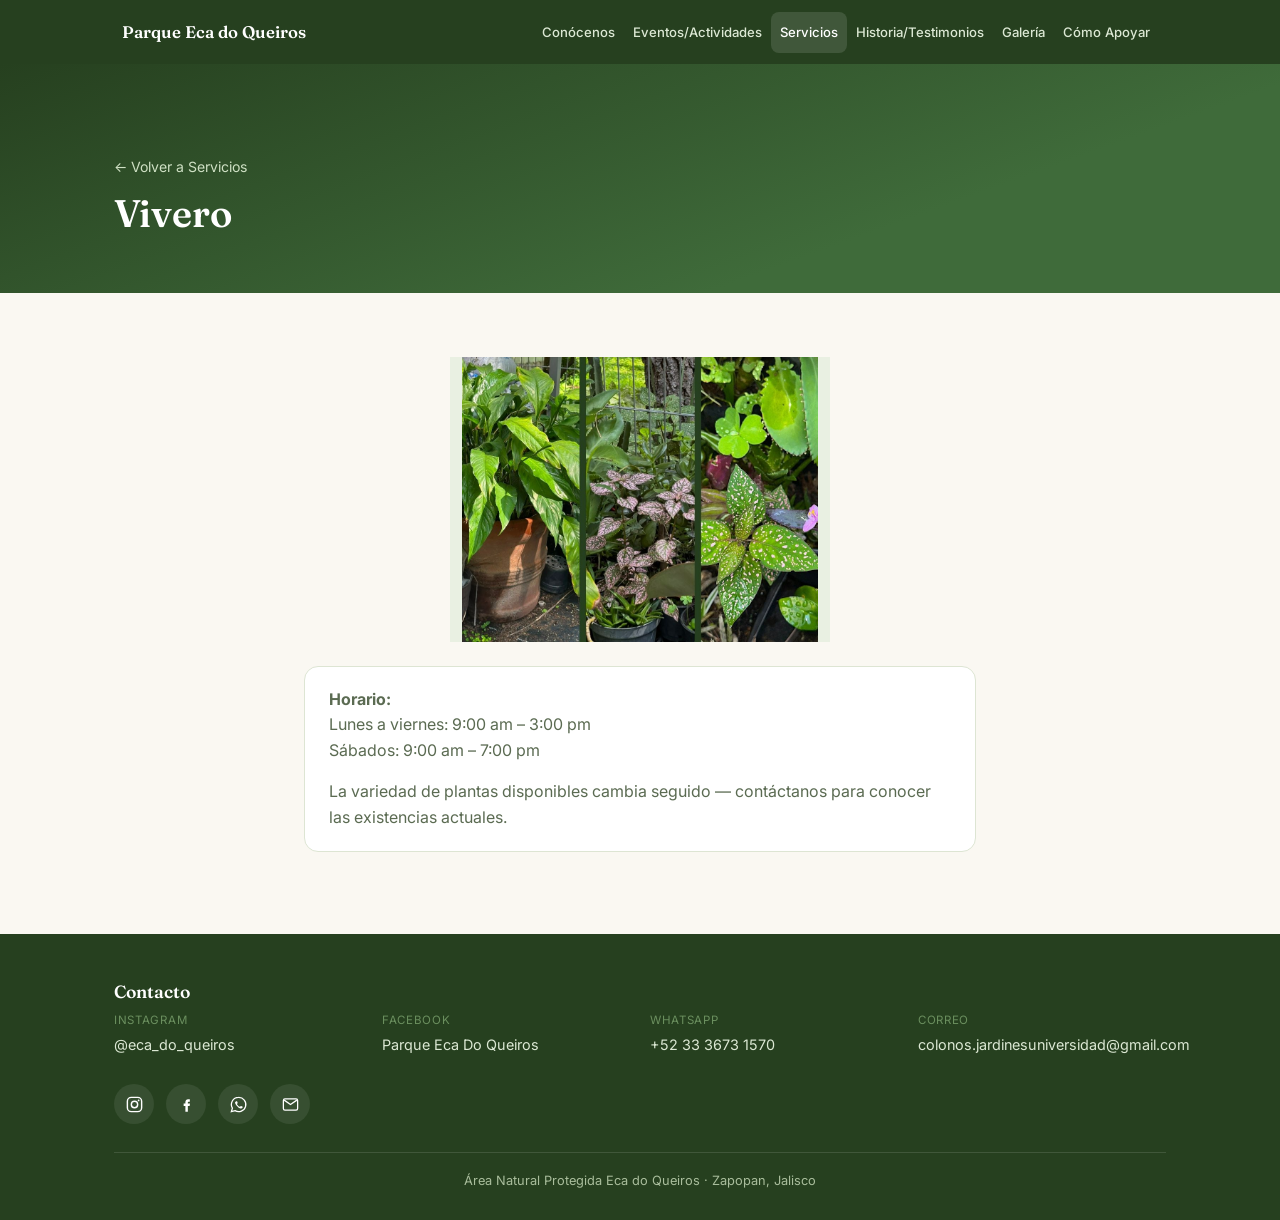
<file: vivero.html>
<!DOCTYPE html>
<html lang="es">
<head>
<meta charset="UTF-8">
<meta name="viewport" content="width=device-width, initial-scale=1.0">
<title>Vivero · Parque Eca do Queiros</title>
<link rel="preconnect" href="https://fonts.googleapis.com">
<link href="https://fonts.googleapis.com/css2?family=Fraunces:wght@500;600;700&family=Inter:wght@400;500;600;700&display=swap" rel="stylesheet">
<link rel="stylesheet" href="css/style.css">
</head>
<body>

<nav class="navbar">
  <div class="nav-inner">
    <a class="nav-brand" href="index.html">Parque Eca do Queiros</a>
    <button class="nav-toggle" aria-label="Abrir menú">☰</button>
    <ul class="nav-links">
      <li><a href="index.html">Conócenos</a></li>
      <li><a href="actividades.html">Eventos/Actividades</a></li>
      <li><a href="servicios.html" class="active">Servicios</a></li>
      <li><a href="historia.html">Historia/Testimonios</a></li>
      <li><a href="galeria.html">Galería</a></li>
      <li><a href="apoyar.html">Cómo Apoyar</a></li>
    </ul>
  </div>
</nav>

<header class="hero" style="padding-bottom:40px; text-align:left;">
  <div class="container">
    <a class="back-link" href="servicios.html">← Volver a Servicios</a>
    <h1 style="font-size:2.4rem;">Vivero</h1>
  </div>
</header>

<section class="section">
  <div class="container" style="max-width:720px;">
    <img class="card-photo photo-detail" src="img/collage_vivero.jpg" alt="Vivero">
    <div class="info-box">
      <p><strong>Horario:</strong><br>
      Lunes a viernes: 9:00 am – 3:00 pm<br>
      Sábados: 9:00 am – 7:00 pm</p>
      <p style="margin:0;">La variedad de plantas disponibles cambia seguido — contáctanos para conocer las existencias actuales.</p>
    </div>
  </div>
</section>

<footer>
  <div class="container">
    <h3>Contacto</h3>
    <div class="footer-grid">
      <div class="footer-item"><span class="label">Instagram</span>@eca_do_queiros</div>
      <div class="footer-item"><span class="label">Facebook</span>Parque Eca Do Queiros</div>
      <div class="footer-item"><span class="label">WhatsApp</span>+52 33 3673 1570</div>
      <div class="footer-item"><span class="label">Correo</span>colonos.jardinesuniversidad@gmail.com</div>
    </div>
    <div class="social-icons">
      <a href="https://instagram.com/eca_do_queiros" target="_blank" rel="noopener" aria-label="Instagram">
        <svg viewBox="0 0 24 24"><rect x="3" y="3" width="18" height="18" rx="5" fill="none" stroke="currentColor" stroke-width="1.8"/><circle cx="12" cy="12" r="4" fill="none" stroke="currentColor" stroke-width="1.8"/><circle cx="17.2" cy="6.8" r="1.1" fill="currentColor"/></svg>
      </a>
      <a href="https://facebook.com/ParqueEcaDoQueiros" target="_blank" rel="noopener" aria-label="Facebook">
        <svg viewBox="0 0 24 24"><path d="M14 8.5h2.2V5.3h-2.2c-2 0-3.4 1.4-3.4 3.6v1.9H8.4v3.1h2.2V21h3.1v-7.1h2.3l.4-3.1h-2.7V9.2c0-.5.3-.7.8-.7Z" fill="currentColor"/></svg>
      </a>
      <a href="https://wa.me/523336731570" target="_blank" rel="noopener" aria-label="WhatsApp">
        <svg viewBox="0 0 24 24"><path d="M12 3a9 9 0 0 0-7.7 13.6L3 21l4.6-1.3A9 9 0 1 0 12 3Z" fill="none" stroke="currentColor" stroke-width="1.6"/><path d="M8.7 8.4c.2-.5.4-.5.6-.5h.5c.2 0 .4 0 .5.4.2.5.6 1.5.6 1.6.1.1.1.3 0 .4-.1.2-.1.3-.3.4l-.4.5c-.1.2-.3.3-.1.6.2.3.7 1.1 1.5 1.8.9.8 1.6 1 1.9 1.2.3.1.4.1.6-.1l.6-.7c.2-.2.4-.2.6-.1l1.5.7c.2.1.3.1.4.3.1.2.1.9-.2 1.3-.3.5-1.3 1-1.9 1-.6 0-1.9-.3-3.6-1.7-2-1.7-3.2-3.7-3.4-4.3-.2-.6-.7-1.5-.2-2.6Z" fill="currentColor"/></svg>
      </a>
      <a href="mailto:colonos.jardinesuniversidad@gmail.com" aria-label="Correo">
        <svg viewBox="0 0 24 24"><rect x="3" y="5" width="18" height="14" rx="2" fill="none" stroke="currentColor" stroke-width="1.6"/><path d="M4 6.5 12 12l8-5.5" fill="none" stroke="currentColor" stroke-width="1.6"/></svg>
      </a>
    </div>
    <div class="footer-bottom">Área Natural Protegida Eca do Queiros · Zapopan, Jalisco</div>
  </div>
</footer>

<script src="js/main.js"></script>
</body>
</html>
</file>
<file: css/style.css>
/* ==========================================================
   Área Natural Protegida Eca do Queiros — hoja de estilos
   Paleta: verdes del parque + crema cálido
   ========================================================== */

:root {
  --green-dark: #26401f;
  --green-mid: #3f6b3a;
  --green-soft: #6b8f5f;
  --green-pale: #e9f0e2;
  --cream: #faf8f2;
  --text: #223019;
  --text-soft: #5b6b52;
  --border: #dde5d3;
  --white: #ffffff;
  --shadow: 0 6px 24px rgba(38, 64, 31, 0.08);
  --radius: 14px;
}

* { box-sizing: border-box; }

html { scroll-behavior: smooth; }

body {
  margin: 0;
  font-family: 'Inter', -apple-system, BlinkMacSystemFont, 'Segoe UI', sans-serif;
  color: var(--text);
  background: var(--cream);
  line-height: 1.6;
}

h1, h2, h3 {
  font-family: 'Fraunces', Georgia, serif;
  color: var(--green-dark);
  line-height: 1.15;
  margin: 0 0 0.5em;
}

h1 { font-size: clamp(2rem, 5vw, 3.2rem); font-weight: 600; }
h2 { font-size: clamp(1.5rem, 3vw, 2.1rem); font-weight: 600; }
h3 { font-size: 1.25rem; font-weight: 600; }

p { margin: 0 0 1em; color: var(--text-soft); }

a { color: inherit; }

.container {
  max-width: 1100px;
  margin: 0 auto;
  padding: 0 24px;
}

/* ---------- Navbar ---------- */
.navbar {
  background: var(--green-dark);
  position: sticky;
  top: 0;
  z-index: 50;
}
.nav-inner {
  max-width: 1280px;
  margin: 0 auto;
  padding: 0 24px;
  display: flex;
  align-items: center;
  justify-content: space-around;
  height: 64px;
}
.nav-brand {
  color: var(--white);
  font-family: 'Fraunces', serif;
  font-weight: 600;
  font-size: 1.05rem;
  text-decoration: none;
  white-space: nowrap;
  margin-right: 32px;
  flex-shrink: 0;
}
.nav-links {
  display: flex;
  gap: 0;
  list-style: none;
  margin: 0; padding: 0;
  flex-wrap: nowrap;
}
.nav-links a {
  display: block;
  color: #dce8d4;
  text-decoration: none;
  white-space: nowrap;
  font-size: 0.82rem;
  font-weight: 500;
  padding: 10px 9px;
  border-radius: 8px;
  transition: background 0.15s, color 0.15s;
}
.nav-links a:hover,
.nav-links a.active {
  background: rgba(255,255,255,0.12);
  color: var(--white);
}
.nav-toggle {
  display: none;
  background: none;
  border: none;
  color: var(--white);
  font-size: 1.5rem;
  cursor: pointer;
}

@media (max-width: 860px) {
  .nav-toggle { display: block; }
  .nav-links {
    position: absolute;
    top: 64px; left: 0; right: 0;
    background: var(--green-dark);
    flex-direction: column;
    padding: 8px 16px 16px;
    display: none;
  }
  .nav-links.open { display: flex; }
}

/* ---------- Hero ---------- */
.hero {
  background: linear-gradient(160deg, var(--green-dark), var(--green-mid) 70%);
  color: var(--white);
  text-align: center;
  padding: 90px 24px 70px;
}
.hero h1 { color: var(--white); margin-bottom: 18px; }
.hero p.lead {
  color: #dfe9d6;
  max-width: 620px;
  margin: 0 auto 28px;
  font-size: 1.05rem;
}
.hero-location {
  display: inline-flex;
  align-items: center;
  gap: 6px;
  color: #cfe0c4;
  text-decoration: none;
  font-size: 0.92rem;
  margin-bottom: 32px;
}
.hero-actions {
  display: flex;
  gap: 14px;
  justify-content: center;
  flex-wrap: wrap;
}

/* ---------- Buttons ---------- */
.btn {
  display: inline-flex;
  align-items: center;
  gap: 8px;
  padding: 12px 22px;
  border-radius: 999px;
  font-weight: 600;
  font-size: 0.92rem;
  text-decoration: none;
  border: 1.5px solid transparent;
  cursor: pointer;
  transition: transform 0.15s, background 0.15s;
}
.btn:hover { transform: translateY(-1px); }
.btn-primary { background: var(--white); color: var(--green-dark); }
.btn-outline { background: transparent; color: var(--white); border-color: rgba(255,255,255,0.5); }

/* ---------- Sections ---------- */
.section { padding: 64px 24px; }
.section-alt { background: var(--green-pale); }
.section-head { text-align: center; max-width: 640px; margin: 0 auto 40px; }

/* ---------- Cards / grid ---------- */
.grid {
  display: grid;
  gap: 24px;
  grid-template-columns: repeat(auto-fit, minmax(230px, 1fr));
}
.card {
  background: var(--white);
  border: 1px solid var(--border);
  border-radius: var(--radius);
  overflow: hidden;
  box-shadow: var(--shadow);
  display: flex;
  flex-direction: column;
}
.card-body { padding: 20px; }
.card-icon {
  width: 42px; height: 42px;
  display: flex; align-items: center; justify-content: center;
  background: var(--green-pale);
  border-radius: 10px;
  font-size: 1.3rem;
  margin-bottom: 12px;
}
.card ul { margin: 10px 0 0; padding-left: 18px; color: var(--text-soft); font-size: 0.94rem; }
.card .meta { font-size: 0.85rem; color: var(--green-mid); font-weight: 600; margin-top: 10px; }

/* ---------- Photo placeholder ---------- */
.photo-placeholder {
  aspect-ratio: 4 / 3;
  width: 100%;
  background: repeating-linear-gradient(135deg, #eef2e8, #eef2e8 10px, #e4ead9 10px, #e4ead9 20px);
  border: 2px dashed var(--green-soft);
  display: flex;
  align-items: center;
  justify-content: center;
  text-align: center;
  color: var(--green-mid);
  font-size: 0.85rem;
  font-weight: 600;
  padding: 12px;
}

/* ---------- Info box ---------- */
.info-box {
  background: var(--white);
  border: 1px solid var(--border);
  border-radius: var(--radius);
  padding: 20px 24px;
  margin: 18px 0;
}
.info-box.pending {
  border-style: dashed;
  border-color: var(--green-soft);
  background: var(--green-pale);
}
.pending-tag {
  display: inline-block;
  background: #f4c94a;
  color: #4a3a00;
  font-size: 0.72rem;
  font-weight: 700;
  text-transform: uppercase;
  letter-spacing: 0.04em;
  padding: 3px 9px;
  border-radius: 999px;
  margin-bottom: 8px;
}

/* ---------- Table ---------- */
table.simple {
  width: 100%;
  border-collapse: collapse;
  background: var(--white);
  border-radius: var(--radius);
  overflow: hidden;
  box-shadow: var(--shadow);
}
table.simple th, table.simple td {
  padding: 12px 16px;
  text-align: left;
  border-bottom: 1px solid var(--border);
  font-size: 0.94rem;
}
table.simple th {
  background: var(--green-dark);
  color: var(--white);
  font-weight: 600;
}

/* ---------- Testimonials ---------- */
.testimonial {
  background: var(--white);
  border-radius: var(--radius);
  padding: 24px;
  box-shadow: var(--shadow);
  border-left: 4px solid var(--green-mid);
}
.testimonial .name { font-weight: 600; color: var(--green-dark); margin-top: 10px; }

/* ---------- Gallery ---------- */
.gallery-grid {
  display: grid;
  grid-template-columns: repeat(auto-fit, minmax(180px, 1fr));
  gap: 14px;
}

/* ---------- Footer ---------- */
footer {
  background: var(--green-dark);
  color: #dce8d4;
  padding: 48px 24px 28px;
}
footer h3 { color: var(--white); font-size: 1.1rem; }
.footer-grid {
  display: grid;
  grid-template-columns: repeat(auto-fit, minmax(160px, 1fr));
  gap: 20px;
  margin-bottom: 28px;
}
.footer-item { font-size: 0.9rem; }
.footer-item .label {
  display: block;
  text-transform: uppercase;
  font-size: 0.72rem;
  letter-spacing: 0.06em;
  color: var(--green-soft);
  margin-bottom: 4px;
}
.social-icons {
  display: flex;
  gap: 12px;
  margin-bottom: 28px;
}
.social-icons a {
  width: 40px; height: 40px;
  border-radius: 50%;
  background: rgba(255,255,255,0.08);
  display: flex;
  align-items: center;
  justify-content: center;
  color: var(--white);
  text-decoration: none;
  transition: background 0.15s, transform 0.15s;
}
.social-icons a:hover {
  background: rgba(255,255,255,0.2);
  transform: translateY(-2px);
}
.social-icons svg { width: 19px; height: 19px; fill: currentColor; }
.footer-bottom {
  border-top: 1px solid rgba(255,255,255,0.12);
  padding-top: 18px;
  font-size: 0.8rem;
  color: #a9bd9c;
  text-align: center;
}

/* ---------- Embed wrappers ---------- */
.embed-wrap {
  border-radius: var(--radius);
  overflow: hidden;
  box-shadow: var(--shadow);
  border: 1px solid var(--border);
  background: var(--white);
}
.embed-wrap iframe { display: block; width: 100%; border: none; }

/* ---------- Card toggle (clic para ver más) ---------- */
.card-toggle {
  display: flex;
  align-items: center;
  justify-content: space-between;
  width: 100%;
  background: none;
  border: none;
  padding: 0;
  margin-top: 14px;
  cursor: pointer;
  font-weight: 600;
  font-size: 0.88rem;
  color: var(--green-mid);
  font-family: inherit;
}
.card-toggle .chevron {
  transition: transform 0.2s ease;
  font-size: 0.8rem;
}
.card.open .card-toggle .chevron { transform: rotate(180deg); }
.card-details {
  max-height: 0;
  overflow: hidden;
  transition: max-height 0.3s ease;
}
.card.open .card-details { max-height: 700px; }
.card-details-inner {
  padding-top: 14px;
  margin-top: 14px;
  border-top: 1px solid var(--border);
  font-size: 0.92rem;
}
.card-details-inner p { margin: 0 0 10px; }
.card-details-inner ul { margin: 0 0 10px; padding-left: 18px; }
.menu-list { list-style: none; margin: 0; padding: 0; }
.menu-list li {
  display: flex;
  justify-content: space-between;
  padding: 6px 0;
  border-bottom: 1px dashed var(--border);
  font-size: 0.92rem;
}
.menu-list li:last-child { border-bottom: none; }
.menu-list .price { font-weight: 600; color: var(--green-dark); }

/* Variante para horarios con textos largos (día + rango de horas) */
.schedule-list {
  list-style: none;
  margin: 0;
  padding: 0;
}
.schedule-list li {
  display: flex;
  flex-direction: column;
  align-items: flex-start;
  gap: 2px;
  padding: 10px 0;
  border-bottom: 1px dashed var(--border);
}
.schedule-list li:last-child { border-bottom: none; }
.schedule-list .price { font-weight: 600; color: var(--green-dark); }

/* ---------- Card as a clickable link (Servicios / Inicio) ---------- */
.card-link {
  text-decoration: none;
  color: inherit;
  cursor: pointer;
  transition: transform 0.18s ease, box-shadow 0.18s ease;
}
.card-link:hover {
  transform: translateY(-4px);
  box-shadow: 0 14px 32px rgba(38, 64, 31, 0.16);
}
.card-more {
  display: inline-flex;
  align-items: center;
  gap: 4px;
  margin-top: 14px;
  font-weight: 600;
  font-size: 0.88rem;
  color: var(--green-mid);
}
.back-link {
  display: inline-block;
  color: #cfe0c4;
  text-decoration: none;
  font-size: 0.88rem;
  margin-bottom: 12px;
}
.back-link:hover { text-decoration: underline; }

/* ---------- Fotos reales (reemplazan a .photo-placeholder) ---------- */
.card-photo {
  aspect-ratio: 4 / 3;
  width: 100%;
  height: auto;
  object-fit: contain;
  background: var(--green-pale);
  display: block;
  cursor: pointer;
}
.photo-detail {
  max-width: 380px;
  margin: 0 auto 24px;
}
.gallery-grid img {
  aspect-ratio: 4 / 3;
  width: 100%;
  object-fit: contain;
  background: var(--green-pale);
  border-radius: var(--radius);
  display: block;
  box-shadow: var(--shadow);
  cursor: pointer;
}

/* ---------- Lightbox (clic en una foto para verla en grande) ---------- */
.lightbox-overlay {
  position: fixed;
  inset: 0;
  background: rgba(20, 30, 15, 0.88);
  display: flex;
  align-items: center;
  justify-content: center;
  z-index: 999;
  padding: 32px;
  cursor: zoom-out;
  animation: lightbox-fade 0.15s ease;
}
@keyframes lightbox-fade {
  from { opacity: 0; }
  to { opacity: 1; }
}
.lightbox-overlay img {
  max-width: 90vw;
  max-height: 90vh;
  border-radius: 10px;
  box-shadow: 0 20px 60px rgba(0,0,0,0.4);
  cursor: default;
}
.lightbox-close {
  position: absolute;
  top: 20px;
  right: 28px;
  color: var(--white);
  font-size: 2rem;
  line-height: 1;
  cursor: pointer;
  background: none;
  border: none;
}
</file>
